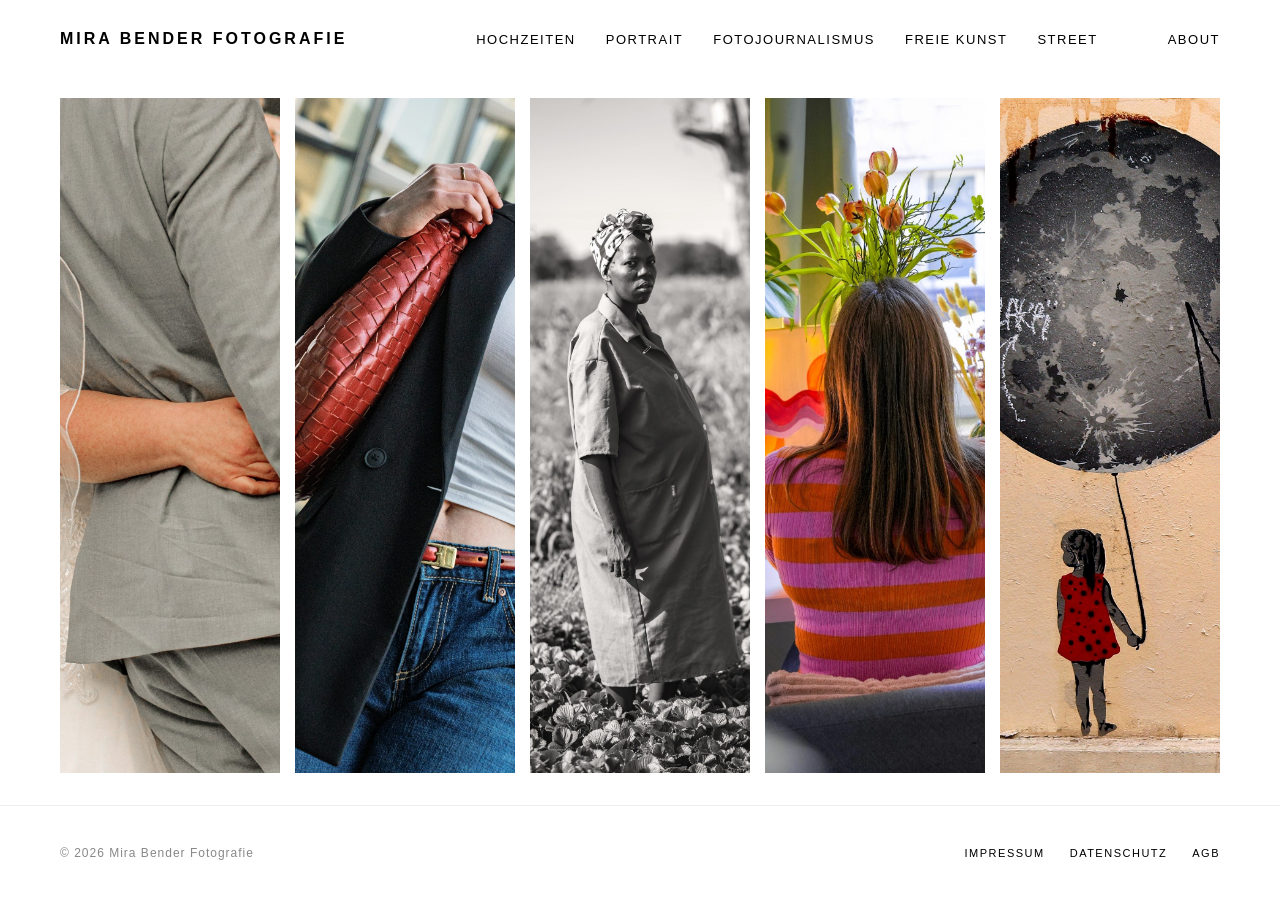
<file: index.html>
<!DOCTYPE html>
<html lang="de">
<head>
  <meta charset="UTF-8">
  <meta name="viewport" content="width=device-width, initial-scale=1.0">
  <link rel="icon" type="image/svg+xml" href="favicon.svg">
  <link rel="icon" type="image/png" sizes="32x32" href="favicon-32.png">
  <link rel="apple-touch-icon" href="apple-touch-icon.png">
  <title>Mira Bender Fotografie</title>
  <link rel="stylesheet" href="css/styles.css?v=7">
</head>
<body>

  <header class="site-header">
    <div class="logo">
      <a href="index.html">Mira Bender Fotografie</a>
    </div>
    <button class="nav-toggle" id="navToggle" aria-label="Menü öffnen" aria-expanded="false" aria-controls="mainNav">
      <span></span><span></span><span></span>
    </button>
    <nav class="main-nav" id="mainNav">
      <ul>
        <li><a href="galerie.html?cat=3">Hochzeiten</a></li>
        <li><a href="galerie.html?cat=2">Portrait</a></li>
        <li><a href="galerie.html?cat=1">Fotojournalismus</a></li>
        <li><a href="galerie.html?cat=4">Freie Kunst</a></li>
        <li><a href="galerie.html?cat=5">Street</a></li>
        <li class="nav-item-spacer"><a href="about.html">About</a></li>
      </ul>
    </nav>
  </header>

  <main class="home-main">
    <div class="category-grid">
      
      <a href="galerie.html?cat=3" class="category-card">
        <div class="category-image">
          <img class="fade-img" src="images/3 Hochzeiten.jpg" alt="Hochzeiten">
        </div>
        <div class="category-overlay">
          <span>Hochzeiten</span>
        </div>
      </a>

      <a href="galerie.html?cat=2" class="category-card">
        <div class="category-image">
          <img class="fade-img" src="images/2 Portraitfotografie.jpg" alt="Portrait" loading="lazy">
        </div>
        <div class="category-overlay">
          <span>Portrait</span>
        </div>
      </a>

      <a href="galerie.html?cat=1" class="category-card">
        <div class="category-image">
          <img class="fade-img" src="images/1 Fotojournalismus Kolonialismus.jpg" alt="Fotojournalismus" loading="lazy">
        </div>
        <div class="category-overlay">
          <span>Fotojournalismus</span>
        </div>
      </a>

      <a href="galerie.html?cat=4" class="category-card">
        <div class="category-image">
          <img class="fade-img" src="images/4 Freie Kunst.jpg" alt="Freie Kunst" loading="lazy">
        </div>
        <div class="category-overlay">
          <span>Freie Kunst</span>
        </div>
      </a>

      <a href="galerie.html?cat=5" class="category-card">
        <div class="category-image">
          <img class="fade-img" src="images/5 Rubrik Street.jpg" alt="Street" loading="lazy">
        </div>
        <div class="category-overlay">
          <span>Street</span>
        </div>
      </a>
      
    </div>
  </main>

  <footer class="site-footer">
    <div class="footer-content">
      <p>&copy; 2026 Mira Bender Fotografie</p>
      <nav class="footer-nav">
        <a href="impressum.html">Impressum</a>
        <a href="datenschutz.html">Datenschutz</a>
        <a href="agb.html">AGB</a>
      </nav>
    </div>
  </footer>

  <script src="js/main.js?v=4"></script>
</body>
</html>
</file>
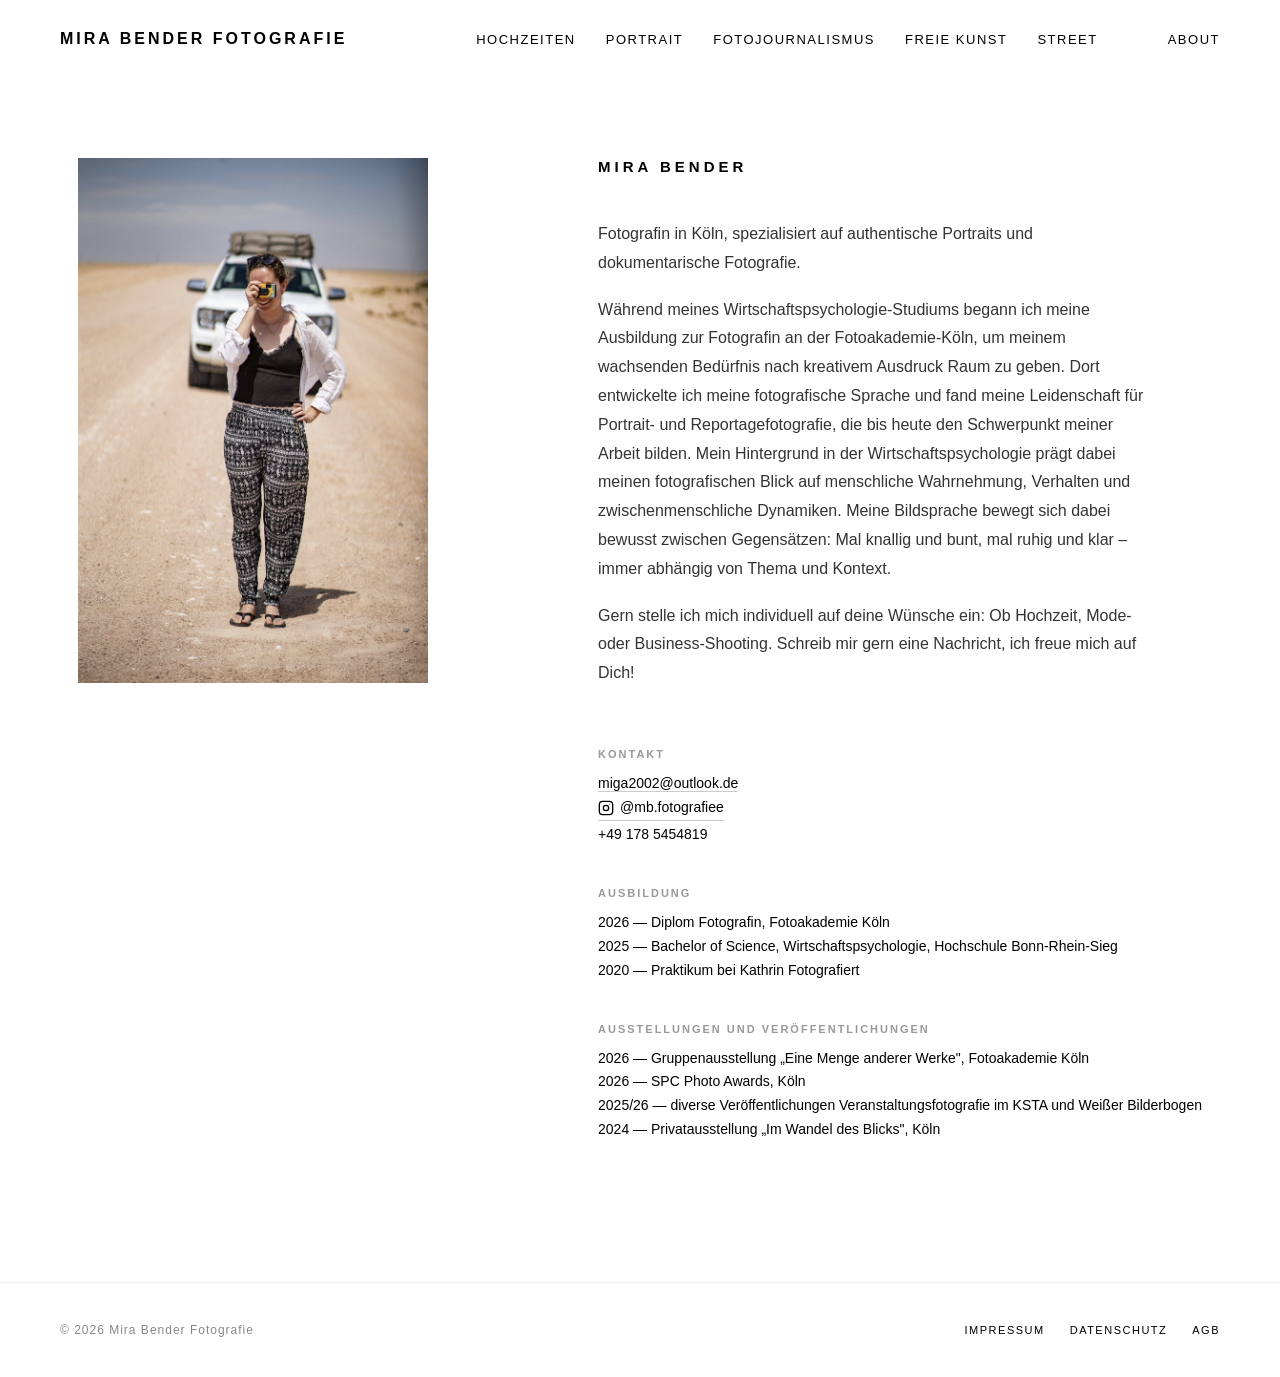
<file: about.html>
<!DOCTYPE html>
<html lang="de">
<head>
  <meta charset="UTF-8">
  <meta name="viewport" content="width=device-width, initial-scale=1.0">
  <link rel="icon" type="image/svg+xml" href="favicon.svg">
  <link rel="icon" type="image/png" sizes="32x32" href="favicon-32.png">
  <link rel="apple-touch-icon" href="apple-touch-icon.png">
  <title>About – Mira Bender Fotografie</title>
  <link rel="stylesheet" href="css/styles.css?v=7">
  <link rel="stylesheet" href="css/about.css?v=4">
</head>
<body>

  <header class="site-header">
    <div class="logo">
      <a href="index.html">Mira Bender Fotografie</a>
    </div>
    <button class="nav-toggle" id="navToggle" aria-label="Menü öffnen" aria-expanded="false" aria-controls="mainNav">
      <span></span><span></span><span></span>
    </button>
<nav class="main-nav" id="mainNav">
  <ul>
    <li><a href="galerie.html?cat=3">Hochzeiten</a></li>
    <li><a href="galerie.html?cat=2">Portrait</a></li>
    <li><a href="galerie.html?cat=1">Fotojournalismus</a></li>
    <li><a href="galerie.html?cat=4">Freie Kunst</a></li>
    <li><a href="galerie.html?cat=5">Street</a></li>
    <li class="nav-item-spacer"><a href="about.html">About</a></li>
  </ul>
</nav>
  </header>

  <main class="about-section-main">
    <div class="about-grid">
      
      <div class="about-image">
        <img class="fade-img" src="images/portrait.jpg" alt="Mira Bender Portrait">
      </div>

      <div class="about-content">
        <h1>MIRA BENDER</h1>
        
        <div class="about-intro">
          <p>Fotografin in Köln, spezialisiert auf authentische Portraits und dokumentarische Fotografie.</p>
          <p>Während meines Wirtschaftspsychologie-Studiums begann ich meine Ausbildung zur Fotografin an
          der Fotoakademie-Köln, um meinem wachsenden Bedürfnis nach kreativem Ausdruck Raum zu geben.
          Dort entwickelte ich meine fotografische Sprache und fand meine Leidenschaft für Portrait- und
          Reportagefotografie, die bis heute den Schwerpunkt meiner Arbeit bilden. Mein Hintergrund in
          der Wirtschaftspsychologie prägt dabei meinen fotografischen Blick auf menschliche Wahrnehmung,
          Verhalten und zwischenmenschliche Dynamiken. Meine Bildsprache bewegt sich dabei bewusst
          zwischen Gegensätzen: Mal knallig und bunt, mal ruhig und klar – immer abhängig von Thema und
          Kontext.</p>
          <p>Gern stelle ich mich individuell auf deine Wünsche ein: Ob Hochzeit, Mode- oder
          Business-Shooting. Schreib mir gern eine Nachricht, ich freue mich auf Dich!</p>
        </div>

        <div class="info-block">
          <h2>KONTAKT</h2>
          <p>
            <a href="mailto:miga2002@outlook.de">miga2002@outlook.de</a><br>
            <a href="https://www.instagram.com/mb.fotografiee/" target="_blank" rel="noopener" class="instagram-link">
              <svg viewBox="0 0 24 24" width="16" height="16" fill="none" stroke="currentColor" stroke-width="2" stroke-linecap="round" stroke-linejoin="round" aria-hidden="true">
                <rect x="2" y="2" width="20" height="20" rx="5"/>
                <circle cx="12" cy="12" r="4"/>
                <circle cx="17.5" cy="6.5" r="0.75" fill="currentColor" stroke="none"/>
              </svg>
              @mb.fotografiee
            </a><br>
            +49 178 5454819
          </p>
        </div>

        <div class="info-block">
          <h2>AUSBILDUNG</h2>
          <p>
            2026 — Diplom Fotografin, Fotoakademie Köln<br>
            2025 — Bachelor of Science, Wirtschaftspsychologie, Hochschule Bonn-Rhein-Sieg<br>
            2020 — Praktikum bei Kathrin Fotografiert
          </p>
        </div>

        <div class="info-block">
          <h2>AUSSTELLUNGEN UND VERÖFFENTLICHUNGEN</h2>
          <p>
            2026 — Gruppenausstellung „Eine Menge anderer Werke", Fotoakademie Köln<br>
            2026 — SPC Photo Awards, Köln<br>
            2025/26 — diverse Veröffentlichungen Veranstaltungsfotografie im KSTA und Weißer Bilderbogen<br>
            2024 — Privatausstellung „Im Wandel des Blicks", Köln
          </p>
        </div>

      </div>
    </div>
  </main>

  <footer class="site-footer">
  <div class="footer-content">
    <p>&copy; 2026 Mira Bender Fotografie</p>
    <nav class="footer-nav">
      <a href="impressum.html">Impressum</a>
      <a href="datenschutz.html">Datenschutz</a>
      <a href="agb.html">AGB</a>
    </nav>
  </div>
</footer>

  <script src="js/main.js?v=4"></script>
</body>
</html>
</file>
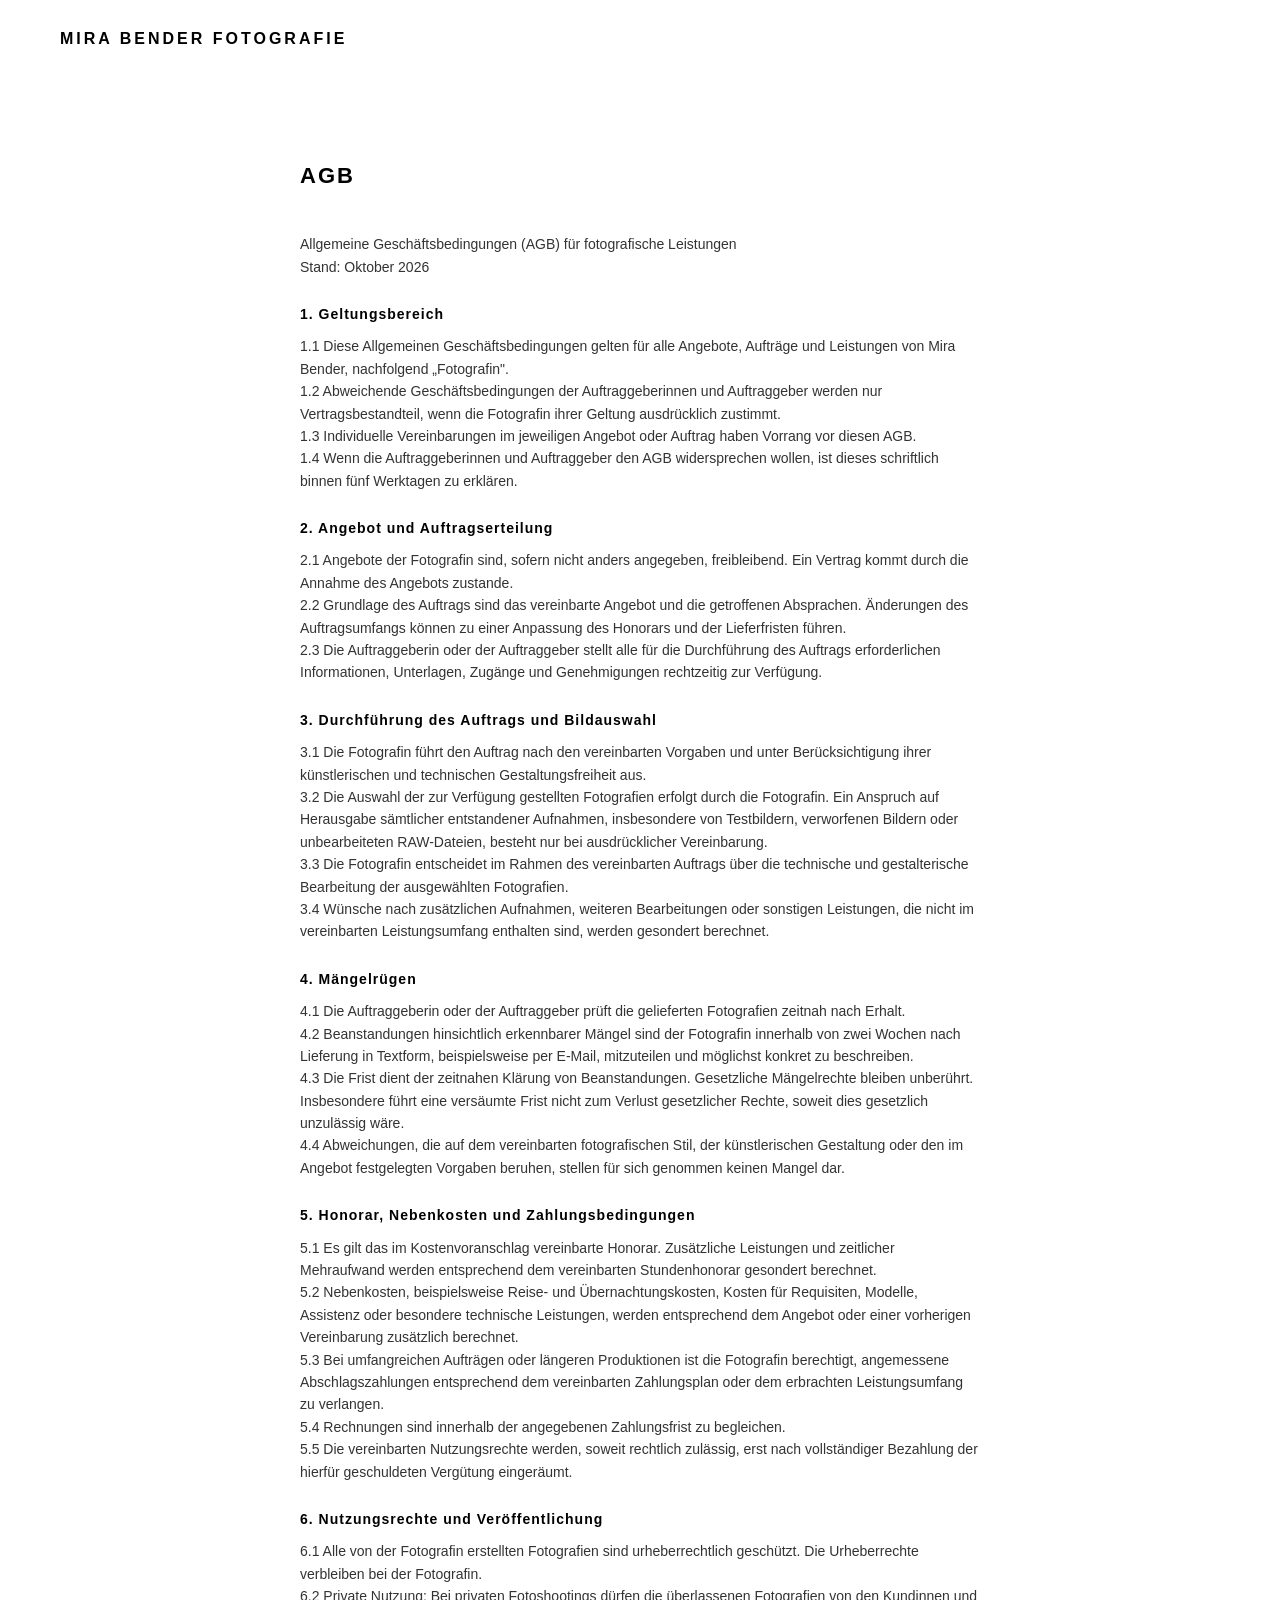
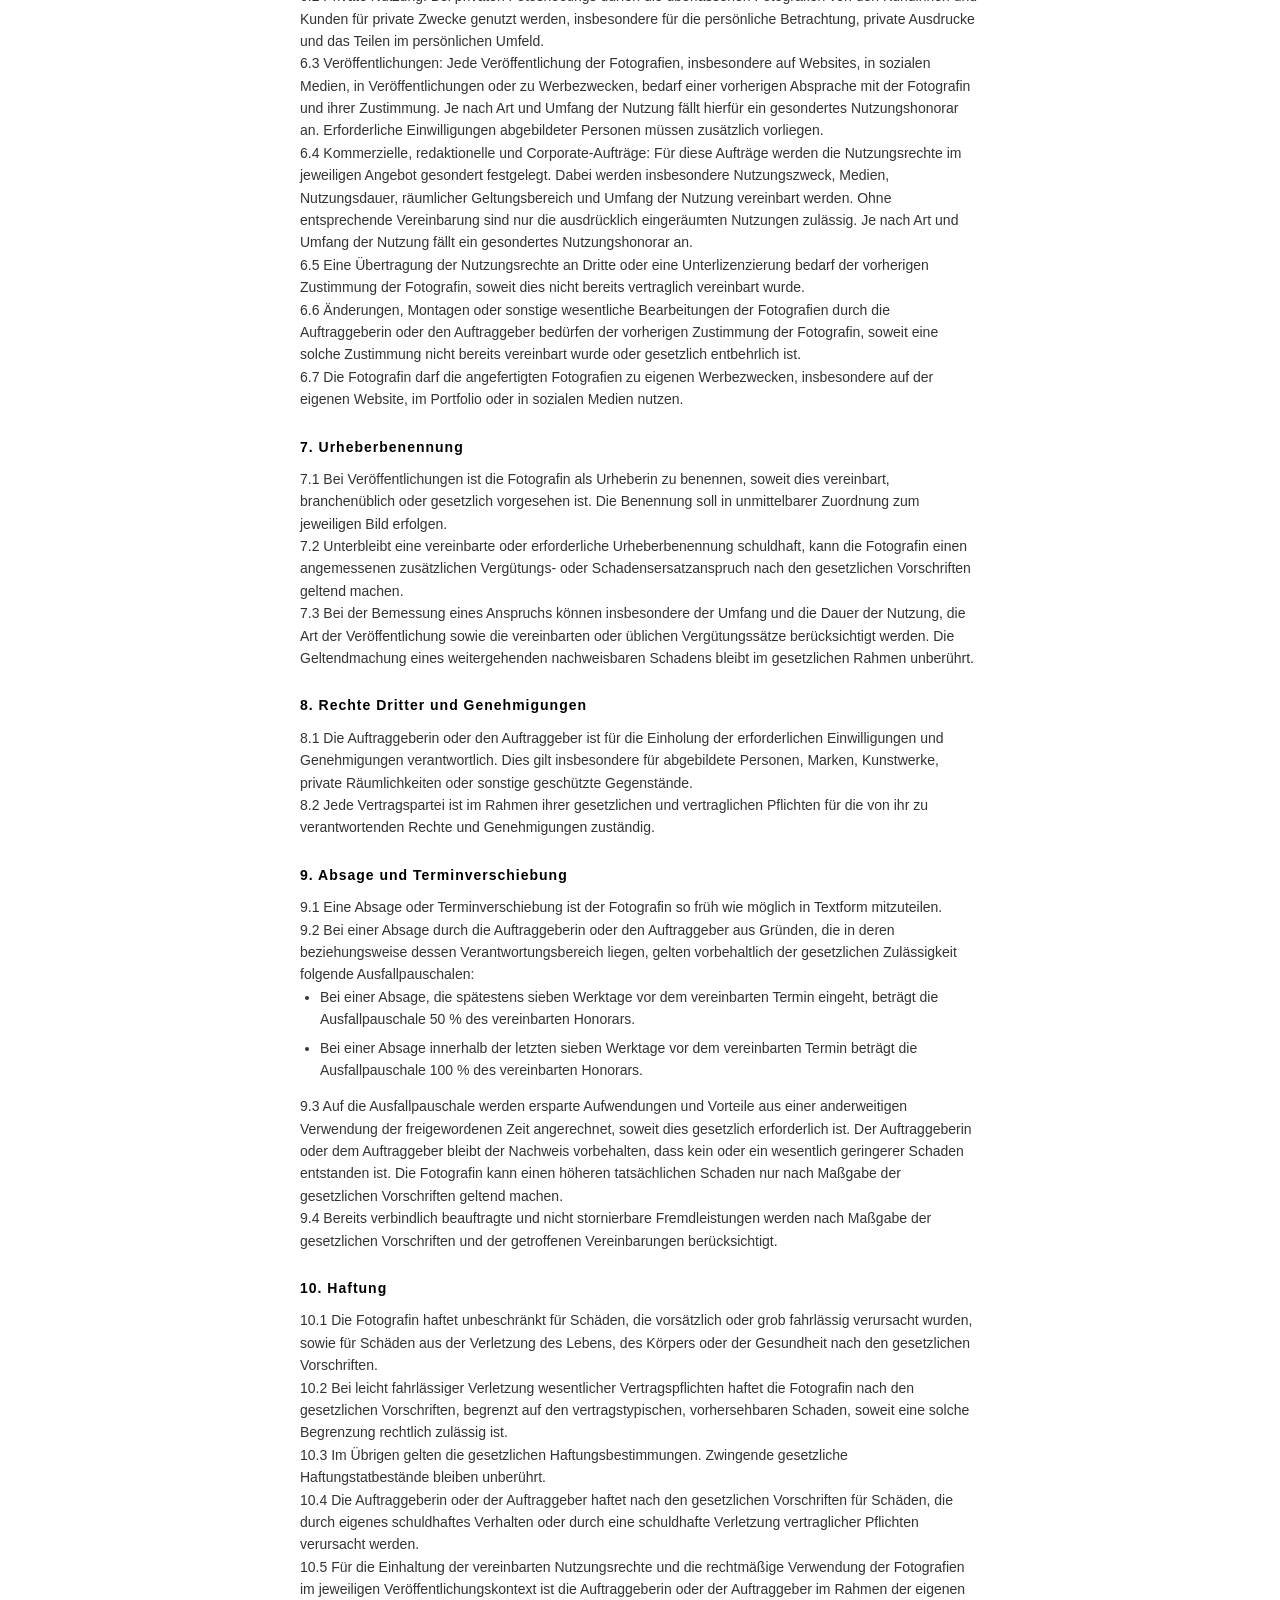
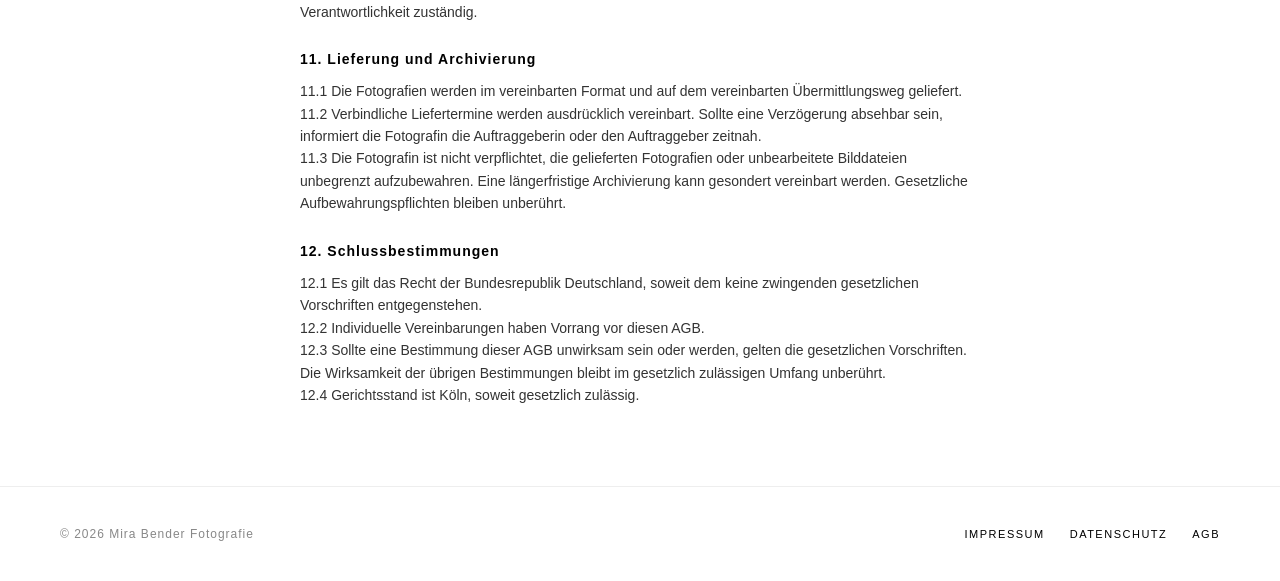
<file: agb.html>
<!DOCTYPE html>
<html lang="de">
<head>
  <meta charset="UTF-8">
  <meta name="viewport" content="width=device-width, initial-scale=1.0">
  <link rel="icon" type="image/svg+xml" href="favicon.svg">
  <link rel="icon" type="image/png" sizes="32x32" href="favicon-32.png">
  <link rel="apple-touch-icon" href="apple-touch-icon.png">
  <title>AGB – Mira Bender Fotografie</title>
  <link rel="stylesheet" href="css/styles.css?v=7">
  <style>
    .legal-content { padding: 80px 60px; max-width: 800px; margin: 0 auto; line-height: 1.6; }
    h1 { letter-spacing: 2px; margin-bottom: 40px; font-size: 22px; }
    h2 { font-size: 14px; margin: 25px 0 10px; letter-spacing: 1px; }
    p { font-size: 14px; color: #333; }
    ul { margin: 0 0 14px 20px; padding: 0; }
    li { font-size: 14px; color: #333; margin-bottom: 6px; }
    .legal-content a { color: #000; }
  </style>
</head>
<body>

  <header class="site-header">
    <div class="logo"><a href="index.html">Mira Bender Fotografie</a></div>
  </header>

  <main class="legal-content">
    <h1>AGB</h1>

    <p>Allgemeine Geschäftsbedingungen (AGB) für fotografische Leistungen<br>
    Stand: Oktober 2026</p>

    <h2>1. Geltungsbereich</h2>
    <p>1.1 Diese Allgemeinen Geschäftsbedingungen gelten für alle Angebote, Aufträge und Leistungen von Mira Bender, nachfolgend „Fotografin".</p>
    <p>1.2 Abweichende Geschäftsbedingungen der Auftraggeberinnen und Auftraggeber werden nur Vertragsbestandteil, wenn die Fotografin ihrer Geltung ausdrücklich zustimmt.</p>
    <p>1.3 Individuelle Vereinbarungen im jeweiligen Angebot oder Auftrag haben Vorrang vor diesen AGB.</p>
    <p>1.4 Wenn die Auftraggeberinnen und Auftraggeber den AGB widersprechen wollen, ist dieses schriftlich binnen fünf Werktagen zu erklären.</p>

    <h2>2. Angebot und Auftragserteilung</h2>
    <p>2.1 Angebote der Fotografin sind, sofern nicht anders angegeben, freibleibend. Ein Vertrag kommt durch die Annahme des Angebots zustande.</p>
    <p>2.2 Grundlage des Auftrags sind das vereinbarte Angebot und die getroffenen Absprachen. Änderungen des Auftragsumfangs können zu einer Anpassung des Honorars und der Lieferfristen führen.</p>
    <p>2.3 Die Auftraggeberin oder der Auftraggeber stellt alle für die Durchführung des Auftrags erforderlichen Informationen, Unterlagen, Zugänge und Genehmigungen rechtzeitig zur Verfügung.</p>

    <h2>3. Durchführung des Auftrags und Bildauswahl</h2>
    <p>3.1 Die Fotografin führt den Auftrag nach den vereinbarten Vorgaben und unter Berücksichtigung ihrer künstlerischen und technischen Gestaltungsfreiheit aus.</p>
    <p>3.2 Die Auswahl der zur Verfügung gestellten Fotografien erfolgt durch die Fotografin. Ein Anspruch auf Herausgabe sämtlicher entstandener Aufnahmen, insbesondere von Testbildern, verworfenen Bildern oder unbearbeiteten RAW-Dateien, besteht nur bei ausdrücklicher Vereinbarung.</p>
    <p>3.3 Die Fotografin entscheidet im Rahmen des vereinbarten Auftrags über die technische und gestalterische Bearbeitung der ausgewählten Fotografien.</p>
    <p>3.4 Wünsche nach zusätzlichen Aufnahmen, weiteren Bearbeitungen oder sonstigen Leistungen, die nicht im vereinbarten Leistungsumfang enthalten sind, werden gesondert berechnet.</p>

    <h2>4. Mängelrügen</h2>
    <p>4.1 Die Auftraggeberin oder der Auftraggeber prüft die gelieferten Fotografien zeitnah nach Erhalt.</p>
    <p>4.2 Beanstandungen hinsichtlich erkennbarer Mängel sind der Fotografin innerhalb von zwei Wochen nach Lieferung in Textform, beispielsweise per E-Mail, mitzuteilen und möglichst konkret zu beschreiben.</p>
    <p>4.3 Die Frist dient der zeitnahen Klärung von Beanstandungen. Gesetzliche Mängelrechte bleiben unberührt. Insbesondere führt eine versäumte Frist nicht zum Verlust gesetzlicher Rechte, soweit dies gesetzlich unzulässig wäre.</p>
    <p>4.4 Abweichungen, die auf dem vereinbarten fotografischen Stil, der künstlerischen Gestaltung oder den im Angebot festgelegten Vorgaben beruhen, stellen für sich genommen keinen Mangel dar.</p>

    <h2>5. Honorar, Nebenkosten und Zahlungsbedingungen</h2>
    <p>5.1 Es gilt das im Kostenvoranschlag vereinbarte Honorar. Zusätzliche Leistungen und zeitlicher Mehraufwand werden entsprechend dem vereinbarten Stundenhonorar gesondert berechnet.</p>
    <p>5.2 Nebenkosten, beispielsweise Reise- und Übernachtungskosten, Kosten für Requisiten, Modelle, Assistenz oder besondere technische Leistungen, werden entsprechend dem Angebot oder einer vorherigen Vereinbarung zusätzlich berechnet.</p>
    <p>5.3 Bei umfangreichen Aufträgen oder längeren Produktionen ist die Fotografin berechtigt, angemessene Abschlagszahlungen entsprechend dem vereinbarten Zahlungsplan oder dem erbrachten Leistungsumfang zu verlangen.</p>
    <p>5.4 Rechnungen sind innerhalb der angegebenen Zahlungsfrist zu begleichen.</p>
    <p>5.5 Die vereinbarten Nutzungsrechte werden, soweit rechtlich zulässig, erst nach vollständiger Bezahlung der hierfür geschuldeten Vergütung eingeräumt.</p>

    <h2>6. Nutzungsrechte und Veröffentlichung</h2>
    <p>6.1 Alle von der Fotografin erstellten Fotografien sind urheberrechtlich geschützt. Die Urheberrechte verbleiben bei der Fotografin.</p>
    <p>6.2 Private Nutzung: Bei privaten Fotoshootings dürfen die überlassenen Fotografien von den Kundinnen und Kunden für private Zwecke genutzt werden, insbesondere für die persönliche Betrachtung, private Ausdrucke und das Teilen im persönlichen Umfeld.</p>
    <p>6.3 Veröffentlichungen: Jede Veröffentlichung der Fotografien, insbesondere auf Websites, in sozialen Medien, in Veröffentlichungen oder zu Werbezwecken, bedarf einer vorherigen Absprache mit der Fotografin und ihrer Zustimmung. Je nach Art und Umfang der Nutzung fällt hierfür ein gesondertes Nutzungshonorar an. Erforderliche Einwilligungen abgebildeter Personen müssen zusätzlich vorliegen.</p>
    <p>6.4 Kommerzielle, redaktionelle und Corporate-Aufträge: Für diese Aufträge werden die Nutzungsrechte im jeweiligen Angebot gesondert festgelegt. Dabei werden insbesondere Nutzungszweck, Medien, Nutzungsdauer, räumlicher Geltungsbereich und Umfang der Nutzung vereinbart werden. Ohne entsprechende Vereinbarung sind nur die ausdrücklich eingeräumten Nutzungen zulässig. Je nach Art und Umfang der Nutzung fällt ein gesondertes Nutzungshonorar an.</p>
    <p>6.5 Eine Übertragung der Nutzungsrechte an Dritte oder eine Unterlizenzierung bedarf der vorherigen Zustimmung der Fotografin, soweit dies nicht bereits vertraglich vereinbart wurde.</p>
    <p>6.6 Änderungen, Montagen oder sonstige wesentliche Bearbeitungen der Fotografien durch die Auftraggeberin oder den Auftraggeber bedürfen der vorherigen Zustimmung der Fotografin, soweit eine solche Zustimmung nicht bereits vereinbart wurde oder gesetzlich entbehrlich ist.</p>
    <p>6.7 Die Fotografin darf die angefertigten Fotografien zu eigenen Werbezwecken, insbesondere auf der eigenen Website, im Portfolio oder in sozialen Medien nutzen.</p>

    <h2>7. Urheberbenennung</h2>
    <p>7.1 Bei Veröffentlichungen ist die Fotografin als Urheberin zu benennen, soweit dies vereinbart, branchenüblich oder gesetzlich vorgesehen ist. Die Benennung soll in unmittelbarer Zuordnung zum jeweiligen Bild erfolgen.</p>
    <p>7.2 Unterbleibt eine vereinbarte oder erforderliche Urheberbenennung schuldhaft, kann die Fotografin einen angemessenen zusätzlichen Vergütungs- oder Schadensersatzanspruch nach den gesetzlichen Vorschriften geltend machen.</p>
    <p>7.3 Bei der Bemessung eines Anspruchs können insbesondere der Umfang und die Dauer der Nutzung, die Art der Veröffentlichung sowie die vereinbarten oder üblichen Vergütungssätze berücksichtigt werden. Die Geltendmachung eines weitergehenden nachweisbaren Schadens bleibt im gesetzlichen Rahmen unberührt.</p>

    <h2>8. Rechte Dritter und Genehmigungen</h2>
    <p>8.1 Die Auftraggeberin oder den Auftraggeber ist für die Einholung der erforderlichen Einwilligungen und Genehmigungen verantwortlich. Dies gilt insbesondere für abgebildete Personen, Marken, Kunstwerke, private Räumlichkeiten oder sonstige geschützte Gegenstände.</p>
    <p>8.2 Jede Vertragspartei ist im Rahmen ihrer gesetzlichen und vertraglichen Pflichten für die von ihr zu verantwortenden Rechte und Genehmigungen zuständig.</p>

    <h2>9. Absage und Terminverschiebung</h2>
    <p>9.1 Eine Absage oder Terminverschiebung ist der Fotografin so früh wie möglich in Textform mitzuteilen.</p>
    <p>9.2 Bei einer Absage durch die Auftraggeberin oder den Auftraggeber aus Gründen, die in deren beziehungsweise dessen Verantwortungsbereich liegen, gelten vorbehaltlich der gesetzlichen Zulässigkeit folgende Ausfallpauschalen:</p>
    <ul>
      <li>Bei einer Absage, die spätestens sieben Werktage vor dem vereinbarten Termin eingeht, beträgt die Ausfallpauschale 50 % des vereinbarten Honorars.</li>
      <li>Bei einer Absage innerhalb der letzten sieben Werktage vor dem vereinbarten Termin beträgt die Ausfallpauschale 100 % des vereinbarten Honorars.</li>
    </ul>
    <p>9.3 Auf die Ausfallpauschale werden ersparte Aufwendungen und Vorteile aus einer anderweitigen Verwendung der freigewordenen Zeit angerechnet, soweit dies gesetzlich erforderlich ist. Der Auftraggeberin oder dem Auftraggeber bleibt der Nachweis vorbehalten, dass kein oder ein wesentlich geringerer Schaden entstanden ist. Die Fotografin kann einen höheren tatsächlichen Schaden nur nach Maßgabe der gesetzlichen Vorschriften geltend machen.</p>
    <p>9.4 Bereits verbindlich beauftragte und nicht stornierbare Fremdleistungen werden nach Maßgabe der gesetzlichen Vorschriften und der getroffenen Vereinbarungen berücksichtigt.</p>

    <h2>10. Haftung</h2>
    <p>10.1 Die Fotografin haftet unbeschränkt für Schäden, die vorsätzlich oder grob fahrlässig verursacht wurden, sowie für Schäden aus der Verletzung des Lebens, des Körpers oder der Gesundheit nach den gesetzlichen Vorschriften.</p>
    <p>10.2 Bei leicht fahrlässiger Verletzung wesentlicher Vertragspflichten haftet die Fotografin nach den gesetzlichen Vorschriften, begrenzt auf den vertragstypischen, vorhersehbaren Schaden, soweit eine solche Begrenzung rechtlich zulässig ist.</p>
    <p>10.3 Im Übrigen gelten die gesetzlichen Haftungsbestimmungen. Zwingende gesetzliche Haftungstatbestände bleiben unberührt.</p>
    <p>10.4 Die Auftraggeberin oder der Auftraggeber haftet nach den gesetzlichen Vorschriften für Schäden, die durch eigenes schuldhaftes Verhalten oder durch eine schuldhafte Verletzung vertraglicher Pflichten verursacht werden.</p>
    <p>10.5 Für die Einhaltung der vereinbarten Nutzungsrechte und die rechtmäßige Verwendung der Fotografien im jeweiligen Veröffentlichungskontext ist die Auftraggeberin oder der Auftraggeber im Rahmen der eigenen Verantwortlichkeit zuständig.</p>

    <h2>11. Lieferung und Archivierung</h2>
    <p>11.1 Die Fotografien werden im vereinbarten Format und auf dem vereinbarten Übermittlungsweg geliefert.</p>
    <p>11.2 Verbindliche Liefertermine werden ausdrücklich vereinbart. Sollte eine Verzögerung absehbar sein, informiert die Fotografin die Auftraggeberin oder den Auftraggeber zeitnah.</p>
    <p>11.3 Die Fotografin ist nicht verpflichtet, die gelieferten Fotografien oder unbearbeitete Bilddateien unbegrenzt aufzubewahren. Eine längerfristige Archivierung kann gesondert vereinbart werden. Gesetzliche Aufbewahrungspflichten bleiben unberührt.</p>

    <h2>12. Schlussbestimmungen</h2>
    <p>12.1 Es gilt das Recht der Bundesrepublik Deutschland, soweit dem keine zwingenden gesetzlichen Vorschriften entgegenstehen.</p>
    <p>12.2 Individuelle Vereinbarungen haben Vorrang vor diesen AGB.</p>
    <p>12.3 Sollte eine Bestimmung dieser AGB unwirksam sein oder werden, gelten die gesetzlichen Vorschriften. Die Wirksamkeit der übrigen Bestimmungen bleibt im gesetzlich zulässigen Umfang unberührt.</p>
    <p>12.4 Gerichtsstand ist Köln, soweit gesetzlich zulässig.</p>
  </main>

  <footer class="site-footer">
    <div class="footer-content">
      <p>&copy; 2026 Mira Bender Fotografie</p>
      <nav class="footer-nav">
        <a href="impressum.html">Impressum</a>
        <a href="datenschutz.html">Datenschutz</a>
        <a href="agb.html">AGB</a>
      </nav>
    </div>
  </footer>

</body>
</html>
</file>
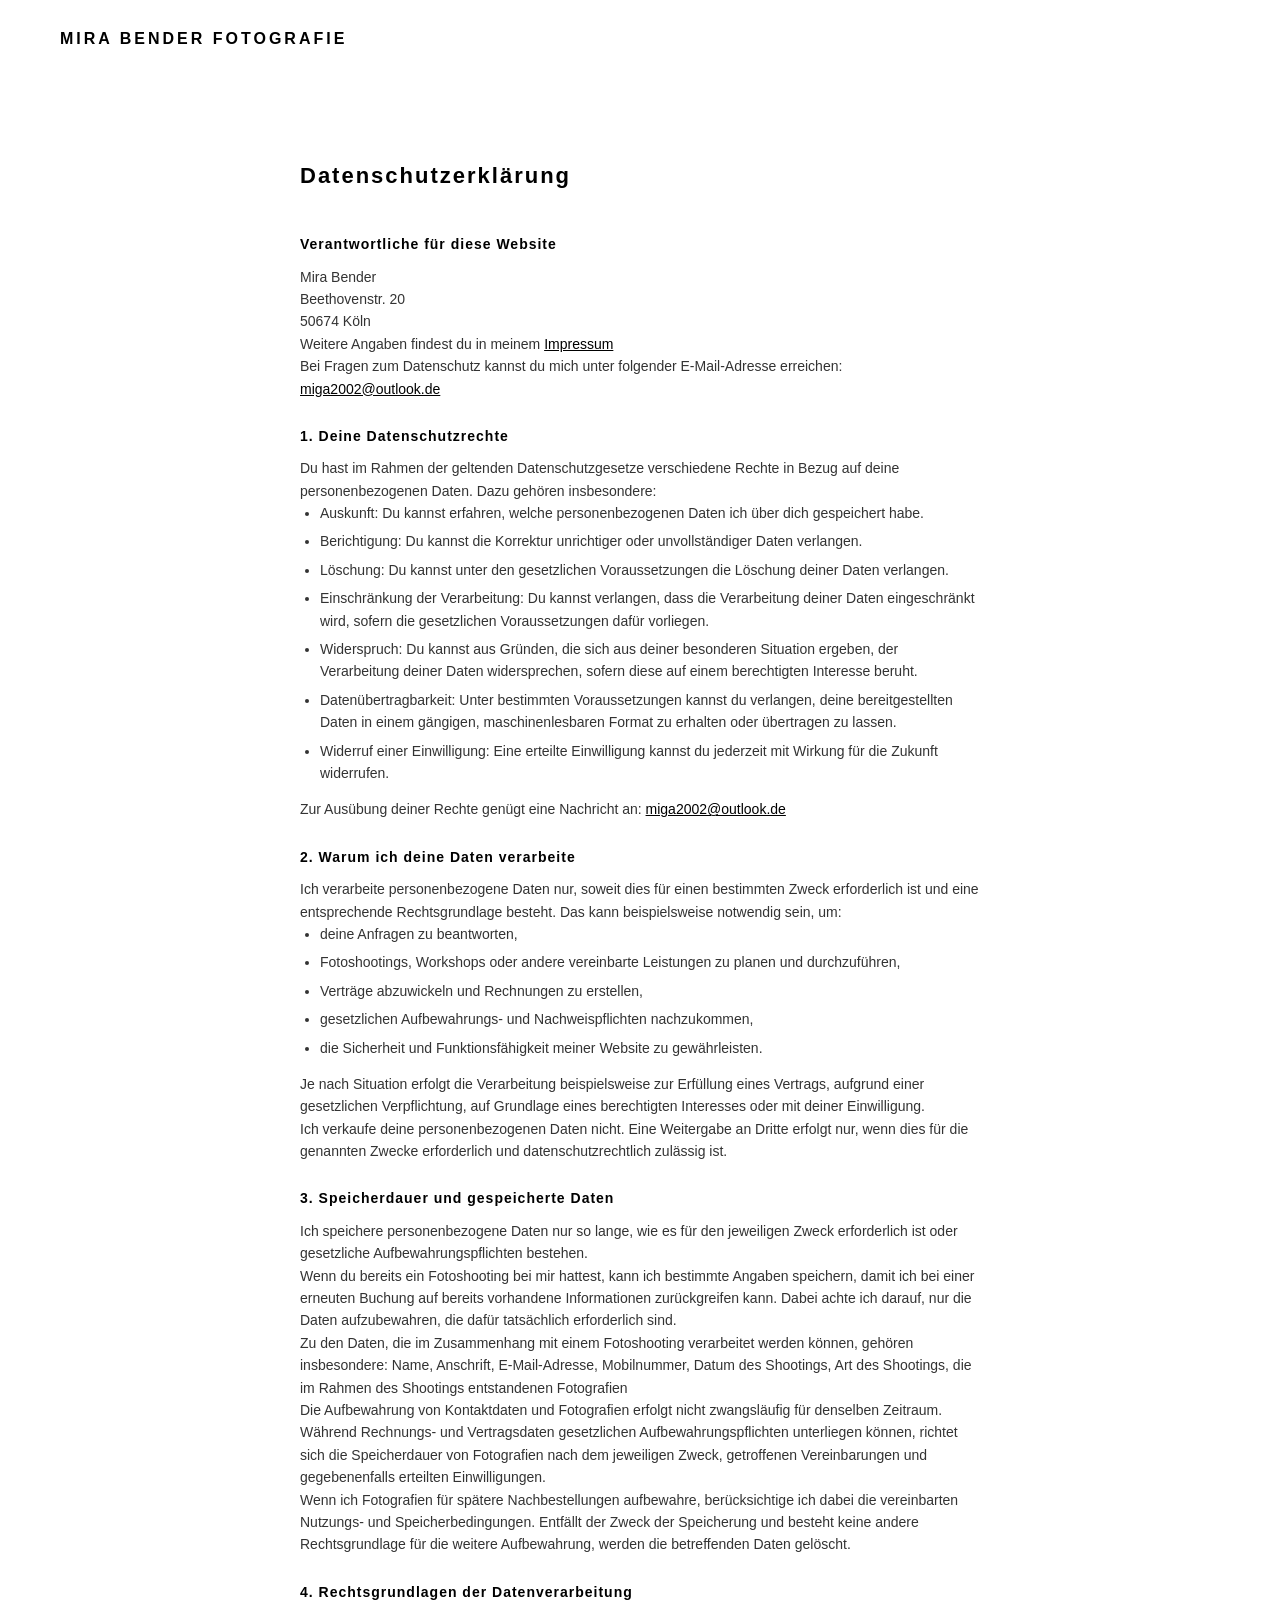
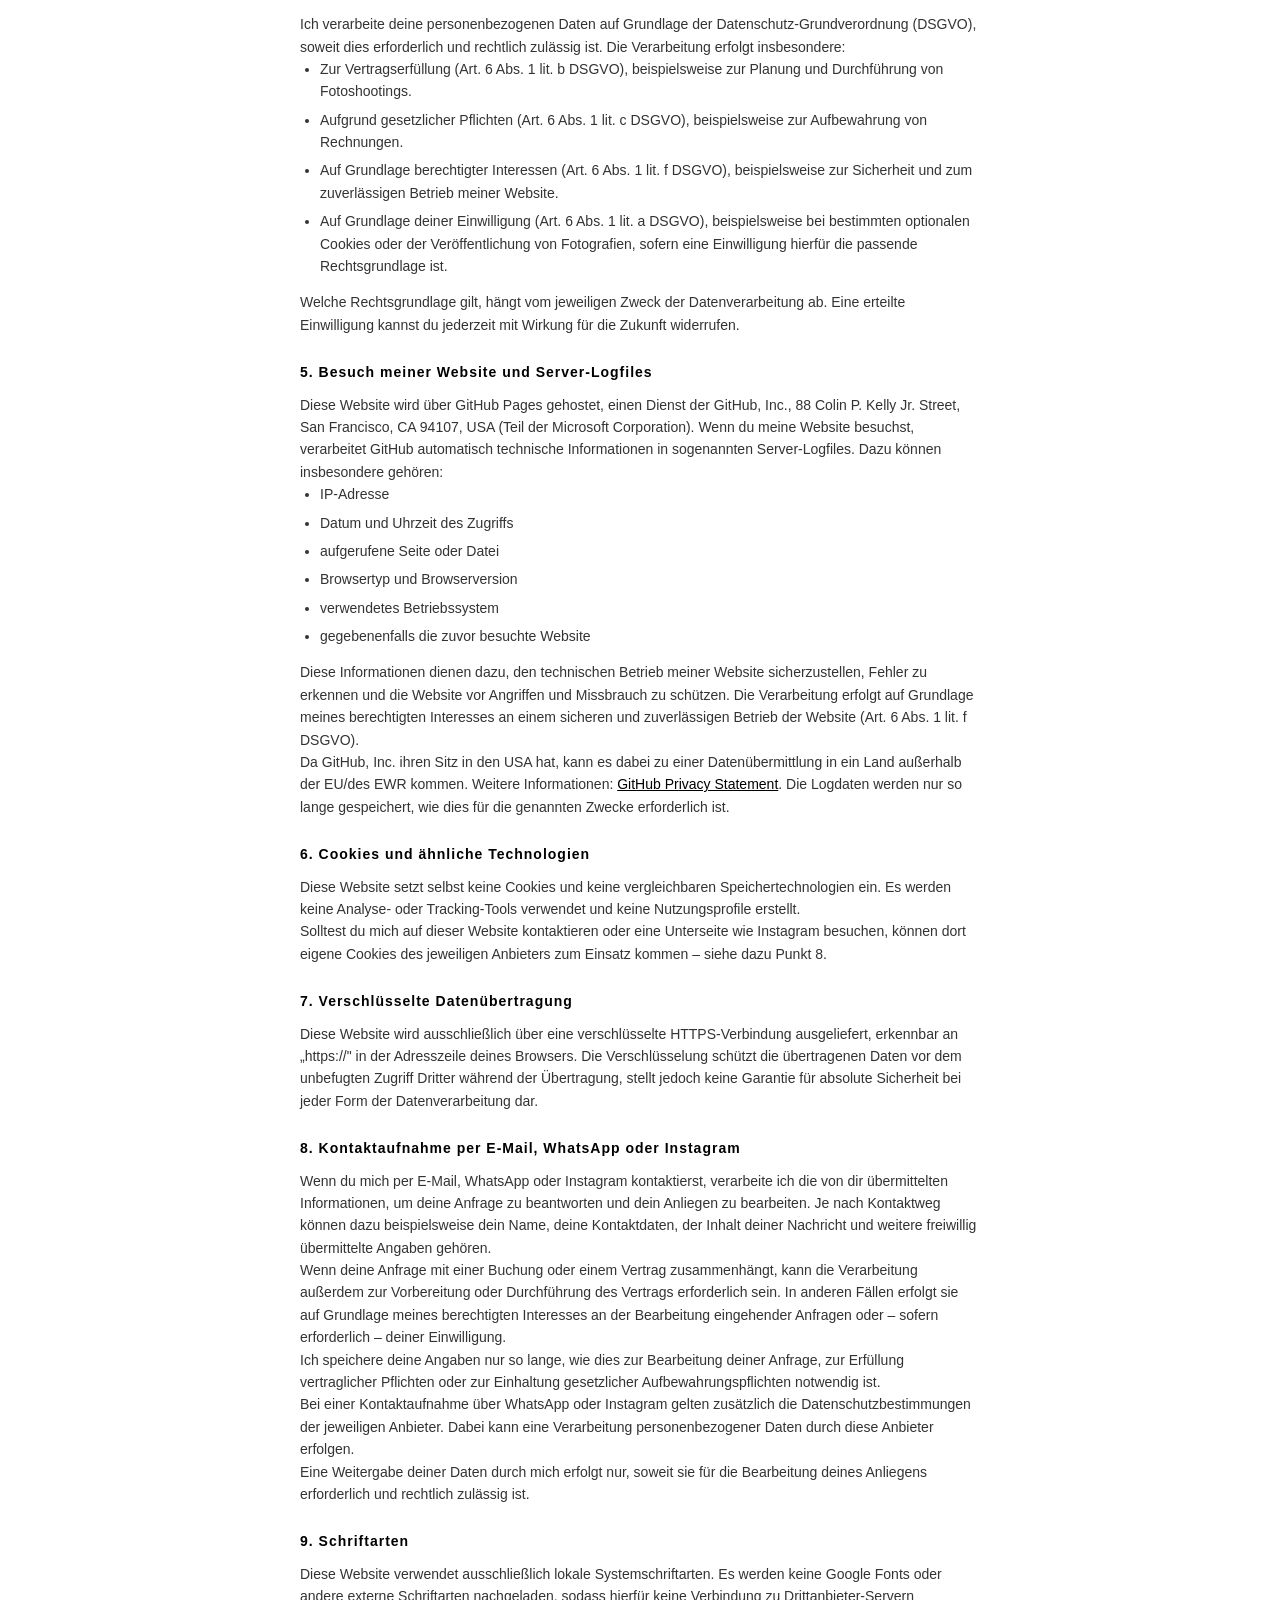
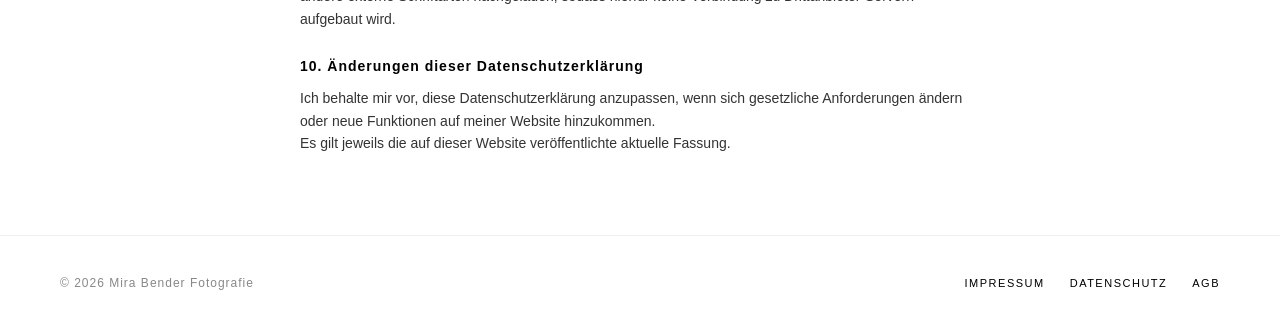
<file: datenschutz.html>
<!DOCTYPE html>
<html lang="de">
<head>
  <meta charset="UTF-8">
  <meta name="viewport" content="width=device-width, initial-scale=1.0">
  <link rel="icon" type="image/svg+xml" href="favicon.svg">
  <link rel="icon" type="image/png" sizes="32x32" href="favicon-32.png">
  <link rel="apple-touch-icon" href="apple-touch-icon.png">
  <title>Datenschutz – Mira Bender Fotografie</title>
  <link rel="stylesheet" href="css/styles.css?v=7">
  <style>
    .legal-content { padding: 80px 60px; max-width: 800px; margin: 0 auto; line-height: 1.6; }
    h1 { letter-spacing: 2px; margin-bottom: 40px; font-size: 22px; }
    h2 { font-size: 14px; margin: 25px 0 10px; letter-spacing: 1px; }
    p { font-size: 14px; color: #333; }
    ul { margin: 0 0 14px 20px; padding: 0; }
    li { font-size: 14px; color: #333; margin-bottom: 6px; }
    .legal-content a { color: #000; }
  </style>
</head>
<body>

  <header class="site-header">
    <div class="logo"><a href="index.html">Mira Bender Fotografie</a></div>
  </header>

  <main class="legal-content">
    <h1>Datenschutzerklärung</h1>

    <h2>Verantwortliche für diese Website</h2>
    <p>Mira Bender<br>
    Beethovenstr. 20<br>
    50674 Köln</p>
    <p>Weitere Angaben findest du in meinem <a href="impressum.html">Impressum</a></p>
    <p>Bei Fragen zum Datenschutz kannst du mich unter folgender E-Mail-Adresse erreichen: <a href="mailto:miga2002@outlook.de">miga2002@outlook.de</a></p>

    <h2>1. Deine Datenschutzrechte</h2>
    <p>Du hast im Rahmen der geltenden Datenschutzgesetze verschiedene Rechte in Bezug auf deine personenbezogenen Daten. Dazu gehören insbesondere:</p>
    <ul>
      <li>Auskunft: Du kannst erfahren, welche personenbezogenen Daten ich über dich gespeichert habe.</li>
      <li>Berichtigung: Du kannst die Korrektur unrichtiger oder unvollständiger Daten verlangen.</li>
      <li>Löschung: Du kannst unter den gesetzlichen Voraussetzungen die Löschung deiner Daten verlangen.</li>
      <li>Einschränkung der Verarbeitung: Du kannst verlangen, dass die Verarbeitung deiner Daten eingeschränkt wird, sofern die gesetzlichen Voraussetzungen dafür vorliegen.</li>
      <li>Widerspruch: Du kannst aus Gründen, die sich aus deiner besonderen Situation ergeben, der Verarbeitung deiner Daten widersprechen, sofern diese auf einem berechtigten Interesse beruht.</li>
      <li>Datenübertragbarkeit: Unter bestimmten Voraussetzungen kannst du verlangen, deine bereitgestellten Daten in einem gängigen, maschinenlesbaren Format zu erhalten oder übertragen zu lassen.</li>
      <li>Widerruf einer Einwilligung: Eine erteilte Einwilligung kannst du jederzeit mit Wirkung für die Zukunft widerrufen.</li>
    </ul>
    <p>Zur Ausübung deiner Rechte genügt eine Nachricht an: <a href="mailto:miga2002@outlook.de">miga2002@outlook.de</a></p>

    <h2>2. Warum ich deine Daten verarbeite</h2>
    <p>Ich verarbeite personenbezogene Daten nur, soweit dies für einen bestimmten Zweck erforderlich ist und eine entsprechende Rechtsgrundlage besteht. Das kann beispielsweise notwendig sein, um:</p>
    <ul>
      <li>deine Anfragen zu beantworten,</li>
      <li>Fotoshootings, Workshops oder andere vereinbarte Leistungen zu planen und durchzuführen,</li>
      <li>Verträge abzuwickeln und Rechnungen zu erstellen,</li>
      <li>gesetzlichen Aufbewahrungs- und Nachweispflichten nachzukommen,</li>
      <li>die Sicherheit und Funktionsfähigkeit meiner Website zu gewährleisten.</li>
    </ul>
    <p>Je nach Situation erfolgt die Verarbeitung beispielsweise zur Erfüllung eines Vertrags, aufgrund einer gesetzlichen Verpflichtung, auf Grundlage eines berechtigten Interesses oder mit deiner Einwilligung.</p>
    <p>Ich verkaufe deine personenbezogenen Daten nicht. Eine Weitergabe an Dritte erfolgt nur, wenn dies für die genannten Zwecke erforderlich und datenschutzrechtlich zulässig ist.</p>

    <h2>3. Speicherdauer und gespeicherte Daten</h2>
    <p>Ich speichere personenbezogene Daten nur so lange, wie es für den jeweiligen Zweck erforderlich ist oder gesetzliche Aufbewahrungspflichten bestehen.</p>
    <p>Wenn du bereits ein Fotoshooting bei mir hattest, kann ich bestimmte Angaben speichern, damit ich bei einer erneuten Buchung auf bereits vorhandene Informationen zurückgreifen kann. Dabei achte ich darauf, nur die Daten aufzubewahren, die dafür tatsächlich erforderlich sind.</p>
    <p>Zu den Daten, die im Zusammenhang mit einem Fotoshooting verarbeitet werden können, gehören insbesondere: Name, Anschrift, E-Mail-Adresse, Mobilnummer, Datum des Shootings, Art des Shootings, die im Rahmen des Shootings entstandenen Fotografien</p>
    <p>Die Aufbewahrung von Kontaktdaten und Fotografien erfolgt nicht zwangsläufig für denselben Zeitraum. Während Rechnungs- und Vertragsdaten gesetzlichen Aufbewahrungspflichten unterliegen können, richtet sich die Speicherdauer von Fotografien nach dem jeweiligen Zweck, getroffenen Vereinbarungen und gegebenenfalls erteilten Einwilligungen.</p>
    <p>Wenn ich Fotografien für spätere Nachbestellungen aufbewahre, berücksichtige ich dabei die vereinbarten Nutzungs- und Speicherbedingungen. Entfällt der Zweck der Speicherung und besteht keine andere Rechtsgrundlage für die weitere Aufbewahrung, werden die betreffenden Daten gelöscht.</p>

    <h2>4. Rechtsgrundlagen der Datenverarbeitung</h2>
    <p>Ich verarbeite deine personenbezogenen Daten auf Grundlage der Datenschutz-Grundverordnung (DSGVO), soweit dies erforderlich und rechtlich zulässig ist. Die Verarbeitung erfolgt insbesondere:</p>
    <ul>
      <li>Zur Vertragserfüllung (Art. 6 Abs. 1 lit. b DSGVO), beispielsweise zur Planung und Durchführung von Fotoshootings.</li>
      <li>Aufgrund gesetzlicher Pflichten (Art. 6 Abs. 1 lit. c DSGVO), beispielsweise zur Aufbewahrung von Rechnungen.</li>
      <li>Auf Grundlage berechtigter Interessen (Art. 6 Abs. 1 lit. f DSGVO), beispielsweise zur Sicherheit und zum zuverlässigen Betrieb meiner Website.</li>
      <li>Auf Grundlage deiner Einwilligung (Art. 6 Abs. 1 lit. a DSGVO), beispielsweise bei bestimmten optionalen Cookies oder der Veröffentlichung von Fotografien, sofern eine Einwilligung hierfür die passende Rechtsgrundlage ist.</li>
    </ul>
    <p>Welche Rechtsgrundlage gilt, hängt vom jeweiligen Zweck der Datenverarbeitung ab. Eine erteilte Einwilligung kannst du jederzeit mit Wirkung für die Zukunft widerrufen.</p>

    <h2>5. Besuch meiner Website und Server-Logfiles</h2>
    <p>Diese Website wird über GitHub Pages gehostet, einen Dienst der GitHub, Inc., 88 Colin P. Kelly Jr. Street, San Francisco, CA 94107, USA (Teil der Microsoft Corporation). Wenn du meine Website besuchst, verarbeitet GitHub automatisch technische Informationen in sogenannten Server-Logfiles. Dazu können insbesondere gehören:</p>
    <ul>
      <li>IP-Adresse</li>
      <li>Datum und Uhrzeit des Zugriffs</li>
      <li>aufgerufene Seite oder Datei</li>
      <li>Browsertyp und Browserversion</li>
      <li>verwendetes Betriebssystem</li>
      <li>gegebenenfalls die zuvor besuchte Website</li>
    </ul>
    <p>Diese Informationen dienen dazu, den technischen Betrieb meiner Website sicherzustellen, Fehler zu erkennen und die Website vor Angriffen und Missbrauch zu schützen. Die Verarbeitung erfolgt auf Grundlage meines berechtigten Interesses an einem sicheren und zuverlässigen Betrieb der Website (Art. 6 Abs. 1 lit. f DSGVO).</p>
    <p>Da GitHub, Inc. ihren Sitz in den USA hat, kann es dabei zu einer Datenübermittlung in ein Land außerhalb der EU/des EWR kommen. Weitere Informationen: <a href="https://docs.github.com/site-policy/privacy-policies/github-privacy-statement">GitHub Privacy Statement</a>. Die Logdaten werden nur so lange gespeichert, wie dies für die genannten Zwecke erforderlich ist.</p>

    <h2>6. Cookies und ähnliche Technologien</h2>
    <p>Diese Website setzt selbst keine Cookies und keine vergleichbaren Speichertechnologien ein. Es werden keine Analyse- oder Tracking-Tools verwendet und keine Nutzungsprofile erstellt.</p>
    <p>Solltest du mich auf dieser Website kontaktieren oder eine Unterseite wie Instagram besuchen, können dort eigene Cookies des jeweiligen Anbieters zum Einsatz kommen – siehe dazu Punkt 8.</p>

    <h2>7. Verschlüsselte Datenübertragung</h2>
    <p>Diese Website wird ausschließlich über eine verschlüsselte HTTPS-Verbindung ausgeliefert, erkennbar an „https://" in der Adresszeile deines Browsers. Die Verschlüsselung schützt die übertragenen Daten vor dem unbefugten Zugriff Dritter während der Übertragung, stellt jedoch keine Garantie für absolute Sicherheit bei jeder Form der Datenverarbeitung dar.</p>

    <h2>8. Kontaktaufnahme per E-Mail, WhatsApp oder Instagram</h2>
    <p>Wenn du mich per E-Mail, WhatsApp oder Instagram kontaktierst, verarbeite ich die von dir übermittelten Informationen, um deine Anfrage zu beantworten und dein Anliegen zu bearbeiten. Je nach Kontaktweg können dazu beispielsweise dein Name, deine Kontaktdaten, der Inhalt deiner Nachricht und weitere freiwillig übermittelte Angaben gehören.</p>
    <p>Wenn deine Anfrage mit einer Buchung oder einem Vertrag zusammenhängt, kann die Verarbeitung außerdem zur Vorbereitung oder Durchführung des Vertrags erforderlich sein. In anderen Fällen erfolgt sie auf Grundlage meines berechtigten Interesses an der Bearbeitung eingehender Anfragen oder – sofern erforderlich – deiner Einwilligung.</p>
    <p>Ich speichere deine Angaben nur so lange, wie dies zur Bearbeitung deiner Anfrage, zur Erfüllung vertraglicher Pflichten oder zur Einhaltung gesetzlicher Aufbewahrungspflichten notwendig ist.</p>
    <p>Bei einer Kontaktaufnahme über WhatsApp oder Instagram gelten zusätzlich die Datenschutzbestimmungen der jeweiligen Anbieter. Dabei kann eine Verarbeitung personenbezogener Daten durch diese Anbieter erfolgen.</p>
    <p>Eine Weitergabe deiner Daten durch mich erfolgt nur, soweit sie für die Bearbeitung deines Anliegens erforderlich und rechtlich zulässig ist.</p>

    <h2>9. Schriftarten</h2>
    <p>Diese Website verwendet ausschließlich lokale Systemschriftarten. Es werden keine Google Fonts oder andere externe Schriftarten nachgeladen, sodass hierfür keine Verbindung zu Drittanbieter-Servern aufgebaut wird.</p>

    <h2>10. Änderungen dieser Datenschutzerklärung</h2>
    <p>Ich behalte mir vor, diese Datenschutzerklärung anzupassen, wenn sich gesetzliche Anforderungen ändern oder neue Funktionen auf meiner Website hinzukommen.<br>
    Es gilt jeweils die auf dieser Website veröffentlichte aktuelle Fassung.</p>
  </main>

  <footer class="site-footer">
    <div class="footer-content">
      <p>&copy; 2026 Mira Bender Fotografie</p>
      <nav class="footer-nav">
        <a href="impressum.html">Impressum</a>
        <a href="datenschutz.html">Datenschutz</a>
        <a href="agb.html">AGB</a>
      </nav>
    </div>
  </footer>

</body>
</html>
</file>
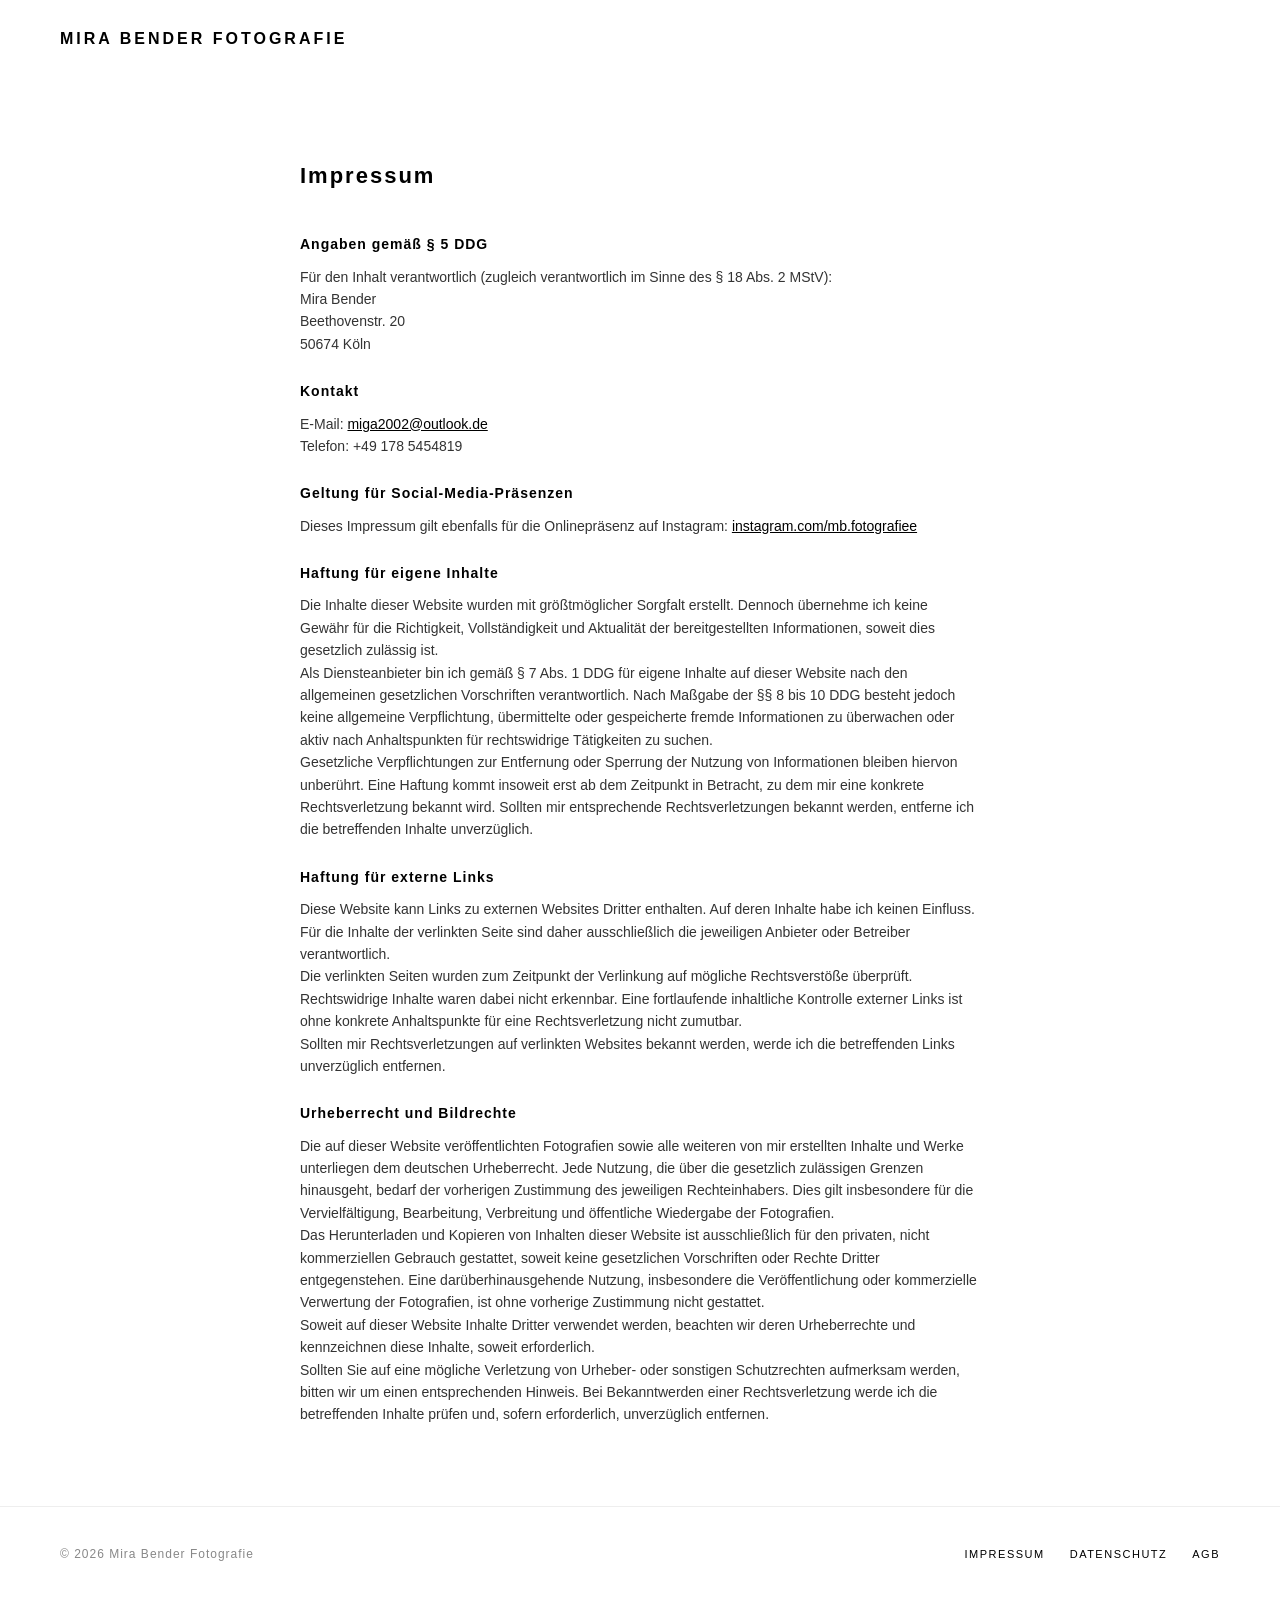
<file: impressum.html>
<!DOCTYPE html>
<html lang="de">
<head>
  <meta charset="UTF-8">
  <meta name="viewport" content="width=device-width, initial-scale=1.0">
  <link rel="icon" type="image/svg+xml" href="favicon.svg">
  <link rel="icon" type="image/png" sizes="32x32" href="favicon-32.png">
  <link rel="apple-touch-icon" href="apple-touch-icon.png">
  <title>Impressum – Mira Bender Fotografie</title>
  <link rel="stylesheet" href="css/styles.css?v=7">
  <style>
    .legal-content { padding: 80px 60px; max-width: 800px; margin: 0 auto; line-height: 1.6; }
    h1 { letter-spacing: 2px; margin-bottom: 40px; font-size: 22px; }
    h2 { font-size: 14px; margin: 25px 0 10px; letter-spacing: 1px; }
    p { font-size: 14px; color: #333; }
    .legal-content a { color: #000; }
  </style>
</head>
<body>

  <header class="site-header">
    <div class="logo"><a href="index.html">Mira Bender Fotografie</a></div>
  </header>

  <main class="legal-content">
    <h1>Impressum</h1>

    <section>
      <h2>Angaben gemäß § 5 DDG</h2>
      <p>Für den Inhalt verantwortlich (zugleich verantwortlich im Sinne des § 18 Abs. 2 MStV):<br>
      Mira Bender<br>
      Beethovenstr. 20<br>
      50674 Köln</p>
    </section>

    <section>
      <h2>Kontakt</h2>
      <p>E-Mail: <a href="mailto:miga2002@outlook.de">miga2002@outlook.de</a><br>
      Telefon: +49 178 5454819</p>
    </section>

    <section>
      <h2>Geltung für Social-Media-Präsenzen</h2>
      <p>Dieses Impressum gilt ebenfalls für die Onlinepräsenz auf Instagram: <a href="https://www.instagram.com/mb.fotografiee">instagram.com/mb.fotografiee</a></p>
    </section>

    <section>
      <h2>Haftung für eigene Inhalte</h2>
      <p>Die Inhalte dieser Website wurden mit größtmöglicher Sorgfalt erstellt. Dennoch übernehme ich keine Gewähr für die Richtigkeit, Vollständigkeit und Aktualität der bereitgestellten Informationen, soweit dies gesetzlich zulässig ist.</p>
      <p>Als Diensteanbieter bin ich gemäß § 7 Abs. 1 DDG für eigene Inhalte auf dieser Website nach den allgemeinen gesetzlichen Vorschriften verantwortlich. Nach Maßgabe der §§ 8 bis 10 DDG besteht jedoch keine allgemeine Verpflichtung, übermittelte oder gespeicherte fremde Informationen zu überwachen oder aktiv nach Anhaltspunkten für rechtswidrige Tätigkeiten zu suchen.</p>
      <p>Gesetzliche Verpflichtungen zur Entfernung oder Sperrung der Nutzung von Informationen bleiben hiervon unberührt. Eine Haftung kommt insoweit erst ab dem Zeitpunkt in Betracht, zu dem mir eine konkrete Rechtsverletzung bekannt wird. Sollten mir entsprechende Rechtsverletzungen bekannt werden, entferne ich die betreffenden Inhalte unverzüglich.</p>
    </section>

    <section>
      <h2>Haftung für externe Links</h2>
      <p>Diese Website kann Links zu externen Websites Dritter enthalten. Auf deren Inhalte habe ich keinen Einfluss. Für die Inhalte der verlinkten Seite sind daher ausschließlich die jeweiligen Anbieter oder Betreiber verantwortlich.</p>
      <p>Die verlinkten Seiten wurden zum Zeitpunkt der Verlinkung auf mögliche Rechtsverstöße überprüft. Rechtswidrige Inhalte waren dabei nicht erkennbar. Eine fortlaufende inhaltliche Kontrolle externer Links ist ohne konkrete Anhaltspunkte für eine Rechtsverletzung nicht zumutbar.</p>
      <p>Sollten mir Rechtsverletzungen auf verlinkten Websites bekannt werden, werde ich die betreffenden Links unverzüglich entfernen.</p>
    </section>

    <section>
      <h2>Urheberrecht und Bildrechte</h2>
      <p>Die auf dieser Website veröffentlichten Fotografien sowie alle weiteren von mir erstellten Inhalte und Werke unterliegen dem deutschen Urheberrecht. Jede Nutzung, die über die gesetzlich zulässigen Grenzen hinausgeht, bedarf der vorherigen Zustimmung des jeweiligen Rechteinhabers. Dies gilt insbesondere für die Vervielfältigung, Bearbeitung, Verbreitung und öffentliche Wiedergabe der Fotografien.</p>
      <p>Das Herunterladen und Kopieren von Inhalten dieser Website ist ausschließlich für den privaten, nicht kommerziellen Gebrauch gestattet, soweit keine gesetzlichen Vorschriften oder Rechte Dritter entgegenstehen. Eine darüberhinausgehende Nutzung, insbesondere die Veröffentlichung oder kommerzielle Verwertung der Fotografien, ist ohne vorherige Zustimmung nicht gestattet.</p>
      <p>Soweit auf dieser Website Inhalte Dritter verwendet werden, beachten wir deren Urheberrechte und kennzeichnen diese Inhalte, soweit erforderlich.</p>
      <p>Sollten Sie auf eine mögliche Verletzung von Urheber- oder sonstigen Schutzrechten aufmerksam werden, bitten wir um einen entsprechenden Hinweis. Bei Bekanntwerden einer Rechtsverletzung werde ich die betreffenden Inhalte prüfen und, sofern erforderlich, unverzüglich entfernen.</p>
    </section>
  </main>

  <footer class="site-footer">
    <div class="footer-content">
      <p>&copy; 2026 Mira Bender Fotografie</p>
      <nav class="footer-nav">
        <a href="impressum.html">Impressum</a>
        <a href="datenschutz.html">Datenschutz</a>
        <a href="agb.html">AGB</a>
      </nav>
    </div>
  </footer>

</body>
</html>
</file>
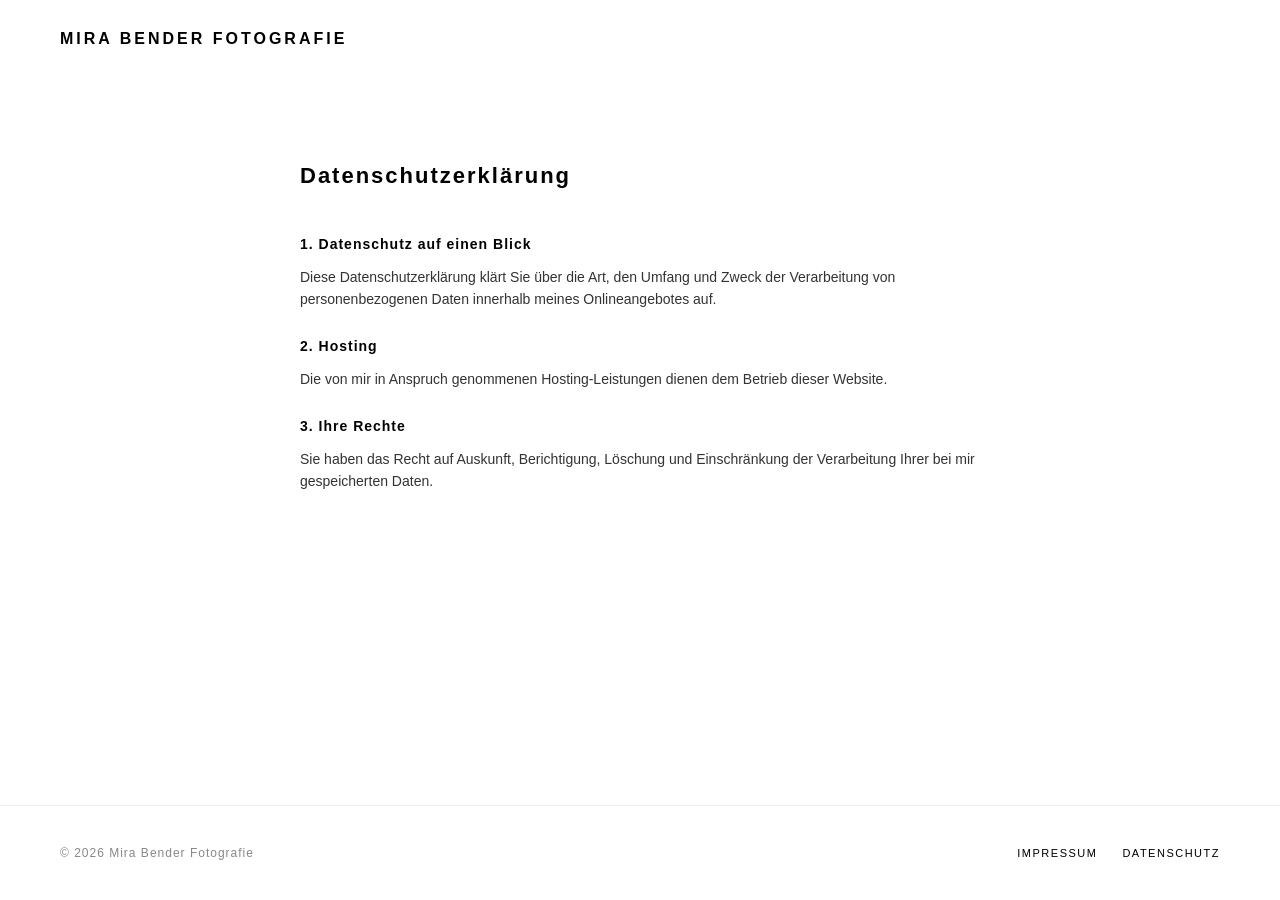
<file: portfolio/datenschutz.html>
<!DOCTYPE html>
<html lang="de">
<head>
  <meta charset="UTF-8">
  <meta name="viewport" content="width=device-width, initial-scale=1.0">
  <title>Datenschutz – Mira Bender Fotografie</title>
  <link rel="stylesheet" href="css/styles.css">
  <style>
    .legal-content { padding: 80px 60px; max-width: 800px; margin: 0 auto; line-height: 1.6; }
    h1 { letter-spacing: 2px; margin-bottom: 40px; font-size: 22px; }
    h2 { font-size: 14px; margin: 25px 0 10px; letter-spacing: 1px; }
    p { font-size: 14px; color: #333; }
  </style>
</head>
<body>

  <header class="site-header">
    <div class="logo"><a href="index.html">Mira Bender Fotografie</a></div>
  </header>

  <main class="legal-content">
    <h1>Datenschutzerklärung</h1>
    <h2>1. Datenschutz auf einen Blick</h2>
    <p>Diese Datenschutzerklärung klärt Sie über die Art, den Umfang und Zweck der Verarbeitung von personenbezogenen Daten innerhalb meines Onlineangebotes auf.</p>
    
    <h2>2. Hosting</h2>
    <p>Die von mir in Anspruch genommenen Hosting-Leistungen dienen dem Betrieb dieser Website.</p>

    <h2>3. Ihre Rechte</h2>
    <p>Sie haben das Recht auf Auskunft, Berichtigung, Löschung und Einschränkung der Verarbeitung Ihrer bei mir gespeicherten Daten.</p>
  </main>

  <footer class="site-footer">
    <div class="footer-content">
      <p>&copy; 2026 Mira Bender Fotografie</p>
      <nav class="footer-nav">
        <a href="impressum.html">Impressum</a>
        <a href="datenschutz.html">Datenschutz</a>
      </nav>
    </div>
  </footer>

</body>
</html>
</file>
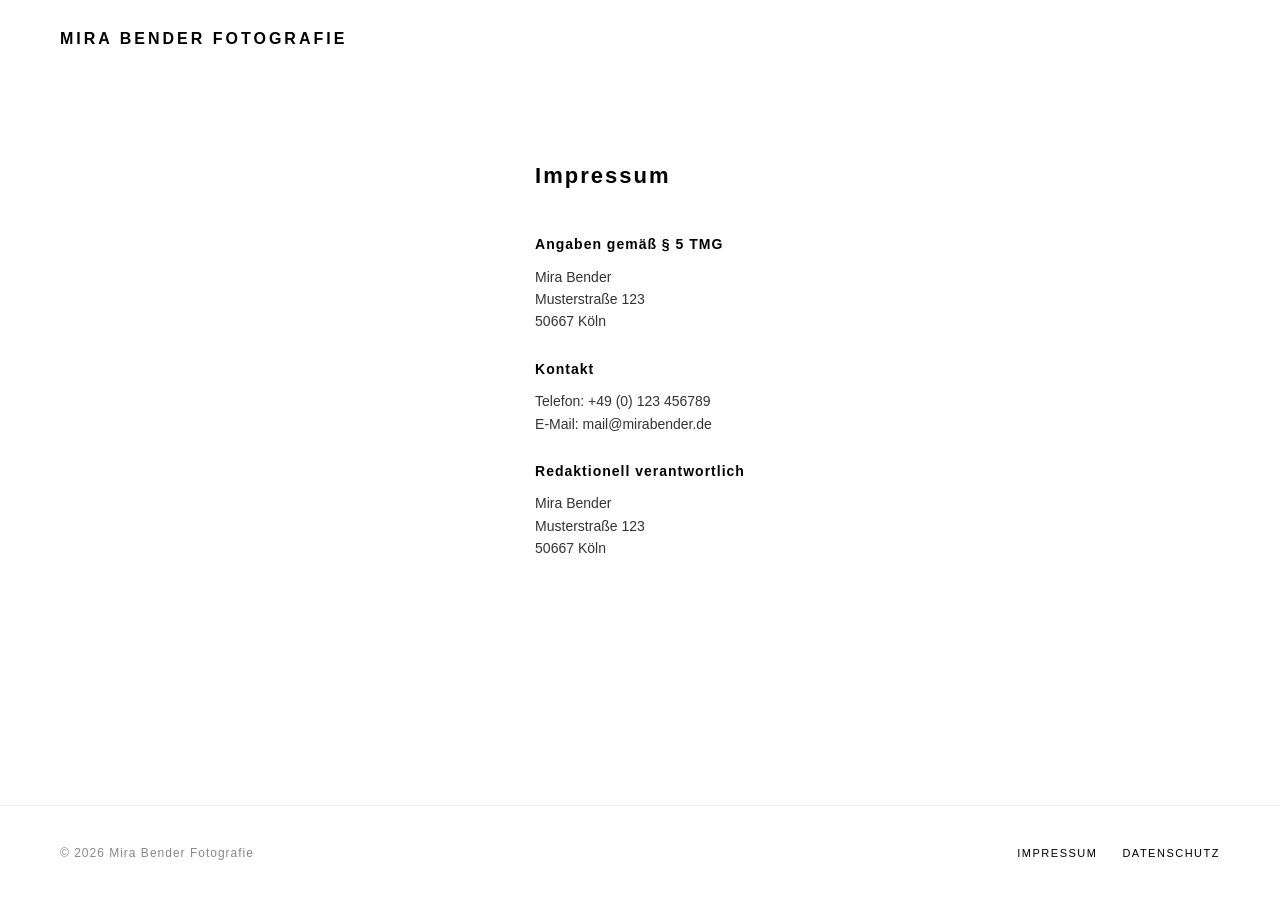
<file: portfolio/impressum.html>
<!DOCTYPE html>
<html lang="de">
<head>
  <meta charset="UTF-8">
  <meta name="viewport" content="width=device-width, initial-scale=1.0">
  <title>Impressum – Mira Bender Fotografie</title>
  <link rel="stylesheet" href="css/styles.css">
  <style>
    .legal-content { padding: 80px 60px; max-width: 800px; margin: 0 auto; line-height: 1.6; }
    h1 { letter-spacing: 2px; margin-bottom: 40px; font-size: 22px; }
    h2 { font-size: 14px; margin: 25px 0 10px; letter-spacing: 1px; }
    p { font-size: 14px; color: #333; }
  </style>
</head>
<body>

  <header class="site-header">
    <div class="logo"><a href="index.html">Mira Bender Fotografie</a></div>
  </header>

  <main class="legal-content">
    <h1>Impressum</h1>
    <section>
      <h2>Angaben gemäß § 5 TMG</h2>
      <p>Mira Bender<br>
      Musterstraße 123<br>
      50667 Köln</p>
    </section>

    <section>
      <h2>Kontakt</h2>
      <p>Telefon: +49 (0) 123 456789<br>
      E-Mail: mail@mirabender.de</p>
    </section>

    <section>
      <h2>Redaktionell verantwortlich</h2>
      <p>Mira Bender<br>
      Musterstraße 123<br>
      50667 Köln</p>
    </section>
  </main>

  <footer class="site-footer">
    <div class="footer-content">
      <p>&copy; 2026 Mira Bender Fotografie</p>
      <nav class="footer-nav">
        <a href="impressum.html">Impressum</a>
        <a href="datenschutz.html">Datenschutz</a>
      </nav>
    </div>
  </footer>

</body>
</html>
</file>
<file: css/styles.css>
/* --- BASIS & RESET --- */
* {
  margin: 0;
  padding: 0;
  box-sizing: border-box;
}

/* Sticky Footer Vorbereitung. Wichtig: html/body brauchen eine FESTE
   Höhe (nicht min-height), damit "flex: 1" auf <main> (s.u.) die
   Restfläche nach Header/Footer korrekt berechnen kann - mit einer
   variablen Höhe würde das auf breiten Bildschirmen zu riesigen,
   falsch berechneten Flächen führen. Das mobile Bilder-Raster wird
   stattdessen gezielt aus diesem Mechanismus herausgenommen (siehe
   .gallery-page in der Mobile-Media-Query weiter unten), damit es dort
   trotzdem mitwachsen kann, statt den Footer zu verdecken. */
html, body {
  height: 100%;
}

body {
  font-family: 'Helvetica Neue', Helvetica, Arial, sans-serif;
  background-color: white;
  color: black;
  -webkit-font-smoothing: antialiased;
  display: flex;
  flex-direction: column;
}

/* Main dehnt sich aus, um Footer unten zu halten */
main {
  flex: 1;
}

/* --- HEADER --- */
.site-header {
  display: flex;
  justify-content: space-between;
  align-items: center;
  padding: 30px 60px;
  background: white;
  position: sticky;
  top: 0;
  z-index: 1000;
}

.logo a {
  font-size: 16px;
  font-weight: bold;
  letter-spacing: 3px;
  text-decoration: none;
  color: black;
  text-transform: uppercase;
}

.main-nav ul {
  list-style: none;
  display: flex;
  align-items: center;
  gap: 30px;
}

.main-nav a {
  text-decoration: none;
  color: black;
  font-size: 13px;
  letter-spacing: 1.5px;
  text-transform: uppercase;
  transition: opacity 0.3s ease;
}

/* LÖSUNG: Fixer Abstand vor About auf allen Seiten */
.nav-item-spacer {
  margin-left: 40px !important;
}

/* --- STARTSEITE: BILDER-GRID --- */
.home-main {
  padding: 20px 60px 20px 60px;
}

.category-grid {
  display: grid;
  grid-template-columns: repeat(5, 1fr);
  gap: 15px;
  height: 75vh;
  min-height: 450px;
}

.category-card {
  position: relative;
  overflow: hidden;
  display: block;
  text-decoration: none;
}

.category-image {
  width: 100%;
  height: 100%;
}

.category-image img {
  width: 100%;
  height: 100%;
  object-fit: cover;
  transition: transform 0.8s ease;
}

.category-overlay {
  position: absolute;
  top: 0;
  left: 0;
  width: 100%;
  height: 100%;
  background: rgba(0, 0, 0, 0);
  display: flex;
  align-items: center;
  justify-content: center;
  transition: background 0.4s ease;
}

.category-overlay span {
  color: white;
  font-size: 14px;
  letter-spacing: 2px;
  text-transform: uppercase;
  font-weight: bold;
  opacity: 0;
  transform: translateY(10px);
  transition: all 0.4s ease;
}

/* Desktop Hover-Effekte */
@media (min-width: 1025px) {
  .category-card:hover .category-image img { transform: scale(1.05); }
  .category-card:hover .category-overlay { background: rgba(0, 0, 0, 0.3); }
  .category-card:hover .category-overlay span { opacity: 1; transform: translateY(0); }
}

/* --- FOOTER --- */
.site-footer {
  padding: 40px 60px;
  background-color: white;
  border-top: 1px solid #eee;
}

.footer-content {
  display: flex;
  justify-content: space-between;
  align-items: center;
}

.footer-content p {
  font-size: 12px;
  color: #888;
  letter-spacing: 1px;
}

.footer-nav {
  display: flex;
  gap: 25px;
}

.footer-nav a {
  text-decoration: none;
  color: black;
  font-size: 11px;
  text-transform: uppercase;
  letter-spacing: 1.5px;
}

/* --- BILD FADE-IN BEIM LADEN --- */
.fade-img {
  opacity: 0;
  transition: opacity 0.6s ease;
}

.fade-img.is-loaded {
  opacity: 1;
}

@media (prefers-reduced-motion: reduce) {
  .fade-img { transition: none; }
}

/* --- HAMBURGER-BUTTON (nur auf Mobile sichtbar) --- */
.nav-toggle {
  display: none;
  flex-direction: column;
  justify-content: center;
  align-items: flex-end;
  gap: 5px;
  width: 34px;
  height: 34px;
  background: none;
  border: none;
  padding: 0;
  cursor: pointer;
  z-index: 1600;
}

.nav-toggle span {
  display: block;
  width: 100%;
  height: 2px;
  background: black;
  transition: transform 0.3s ease, opacity 0.3s ease, width 0.3s ease;
}

.nav-toggle.is-open span:nth-child(1) { width: 100%; transform: translateY(7px) rotate(45deg); }
.nav-toggle.is-open span:nth-child(2) { opacity: 0; }
.nav-toggle.is-open span:nth-child(3) { width: 100%; transform: translateY(-7px) rotate(-45deg); }

/* --- RESPONSIVE --- */
@media (max-width: 1024px) and (min-width: 641px) {
  .site-header { flex-direction: column; padding: 20px; gap: 20px; }
  .main-nav ul { gap: 15px; flex-wrap: wrap; justify-content: center; }
  .nav-item-spacer { margin-left: 0 !important; }
}

@media (max-width: 1024px) {
  .category-grid { grid-template-columns: 1fr; height: auto; }
  .category-card { height: 300px; }

  /* Mobile: Text & Overlay sofort sichtbar */
  .category-overlay { background: rgba(0, 0, 0, 0.25); }
  .category-overlay span { opacity: 1; transform: translateY(0); }

  .footer-content { flex-direction: column; gap: 20px; text-align: center; }
}

/* --- MOBILE NAV: Hamburger öffnet Vollbild-Menü ---
   Gilt auch im Querformat (breiter als 640px, aber wenig Höhe) - sonst
   würde die mehrzeilige Tablet-Navigation den Großteil des knappen
   Platzes auf dem gedrehten Handy fressen. */
@media (max-width: 640px), (max-height: 500px) and (orientation: landscape) {
  .site-header {
    flex-direction: row;
    justify-content: space-between;
    align-items: center;
    padding: 18px 20px;
  }

  .logo a { font-size: 13px; letter-spacing: 2px; }

  .nav-toggle { display: flex; }

  .main-nav {
    position: fixed;
    inset: 0;
    background: white;
    display: flex;
    align-items: center;
    justify-content: center;
    opacity: 0;
    visibility: hidden;
    transition: opacity 0.3s ease;
    z-index: 1500;
  }

  .main-nav.is-open {
    opacity: 1;
    visibility: visible;
  }

  .main-nav ul {
    flex-direction: column;
    align-items: center;
    gap: 30px;
  }

  .main-nav a {
    font-size: 18px;
    letter-spacing: 2px;
  }

  .nav-item-spacer {
    margin-left: 0 !important;
    margin-top: 14px;
    padding-top: 14px;
    border-top: 1px solid #eee;
  }
}

/* Querformat mit wenig Höhe: Menüpunkte als umbrechende Reihe statt
   langer senkrechter Liste, damit das Vollbild-Menü nicht höher als der
   Bildschirm wird. */
@media (max-height: 500px) and (orientation: landscape) {
  .main-nav {
    overflow-y: auto;
    padding: 20px 0;
  }

  .main-nav ul {
    flex-direction: row;
    flex-wrap: wrap;
    justify-content: center;
    gap: 16px 28px;
  }

  .main-nav a {
    font-size: 15px;
  }

  .nav-item-spacer {
    margin-top: 0;
    padding-top: 0;
    border-top: none;
  }
}




/* --- OPTIMIERTE DIANA LIM STYLE GALLERY (Größere Bilder) --- */
.gallery-page {
  padding: 0;
  /* Nutzt die volle Höhe, abzüglich eines kleinen Puffers für Titel/Header */
  height: 100vh;
  height: 100dvh; /* korrekte Höhe auf Mobile trotz Adressleiste */
  display: flex;
  flex-direction: column;
  overflow: hidden;
}

.gallery-title {
  /* Padding oben/unten reduziert, um Platz zu sparen */
  padding: 20px 60px 0px; 
}

.gallery-title h1 {
  font-size: 15px; 
  font-weight: 300;
  letter-spacing: 4px;
  text-transform: uppercase;
  color: #000;
  /* Kleinerer Abstand nach unten zum Bild */
  margin-bottom: 10px; 
}

.photo-grid-horizontal {
  display: flex;
  flex-direction: row;
  align-items: center;
  overflow-x: auto;
  overflow-y: hidden;
  flex: 1;
  /* Padding unten reduziert, damit Bilder tiefer gehen */
  padding: 0 60px 20px 60px;
  gap: 10px;
  cursor: grab;

  scrollbar-width: none;
  -ms-overflow-style: none;
}

.photo-grid-horizontal::-webkit-scrollbar {
  display: none;
}

.photo-item-horizontal {
  flex: 0 0 auto;
  /* Erhöht auf 92%, damit die Bilder fast den ganzen Platz einnehmen */
  height: 92%;
}

.photo-item-horizontal img {
  height: 100%;
  width: auto;
  display: block;
  object-fit: contain;
  -webkit-user-drag: none;
  cursor: zoom-in;
}

/* Anpassung für kleinere Bildschirme */
@media (max-width: 1024px) {
  .photo-grid-horizontal {
    height: 85%;
    padding: 0 20px 20px;
  }
}

/* Tablet: sanftes Einrasten pro Bild statt freiem Scrollen */
@media (max-width: 768px) and (min-width: 641px) {
  .photo-grid-horizontal {
    scroll-snap-type: x proximity;
  }

  .photo-item-horizontal {
    scroll-snap-align: center;
  }
}

/* Handy: Raster statt horizontalem Scrollen - man sieht alle Bilder einer
   Rubrik auf einen Blick und tippt eins an, um es groß zu sehen.
   Masonry (CSS-Spalten) statt festem Seitenverhältnis, damit schmale
   (Hochformat) und breite (Querformat) Bilder beide unbeschnitten in
   ihrem echten Seitenverhältnis dargestellt werden - unabhängig davon,
   welche Bilder später eingefügt werden. Gilt auch im Querformat mit
   wenig Höhe - sonst würde die alte, auf Bildschirmhöhe gequetschte
   Scroll-Reihe greifen. */
@media (max-width: 640px), (max-height: 500px) and (orientation: landscape) {
  .gallery-page {
    /* Aus dem flex:1-Mechanismus von <main> herausnehmen (siehe Kommentar
       oben bei html/body) - sonst würde die Höhe auf Basis des (bei
       Prozent-Flex-Basis nötigen) umgebenden Kontexts falsch berechnet.
       Stattdessen einfach normal mit dem Inhalt mitwachsen. */
    flex: none;
    height: auto;
    min-height: 100dvh;
    display: block;
    overflow: visible;
  }

  .gallery-title {
    padding: 20px 20px 0;
  }

  .photo-grid-horizontal {
    display: block;
    column-count: 2;
    column-gap: 10px;
    height: auto;
    overflow: visible;
    padding: 16px 16px 50px;
    cursor: default;
  }

  .photo-item-horizontal {
    height: auto;
    width: 100%;
    /* Platzhalter-Mindesthöhe, solange das Bild noch nicht geladen ist -
       sonst hat das Element Höhe 0 und loading="lazy" erkennt es nie als
       sichtbar, wodurch das Bild gar nicht erst nachgeladen wird. */
    min-height: 60px;
    break-inside: avoid;
    margin-bottom: 10px;
  }

  .photo-item-horizontal img {
    width: 100%;
    height: auto;
    display: block;
    object-fit: initial;
  }
}

/* --- LIGHTBOX (groß angezeigtes Bild, Klick/Tap zum Öffnen) --- */
.lightbox {
  position: fixed;
  inset: 0;
  background: rgba(0, 0, 0, 0.95);
  display: flex;
  align-items: center;
  justify-content: center;
  z-index: 2000;
  opacity: 0;
  visibility: hidden;
  transition: opacity 0.3s ease;
  padding: 20px;
}

.lightbox.is-active {
  opacity: 1;
  visibility: visible;
}

.lightbox-img {
  max-width: 90vw;
  max-height: 88vh;
  object-fit: contain;
  box-shadow: 0 20px 60px rgba(0, 0, 0, 0.5);
  opacity: 0;
  transition: opacity 0.25s ease;
}

.lightbox-img.is-loaded {
  opacity: 1;
}

.lightbox-close,
.lightbox-prev,
.lightbox-next {
  position: absolute;
  background: none;
  border: none;
  color: #fff;
  cursor: pointer;
  line-height: 1;
  padding: 12px;
  opacity: 0.8;
  transition: opacity 0.2s ease;
}

.lightbox-close:hover,
.lightbox-prev:hover,
.lightbox-next:hover {
  opacity: 1;
}

.lightbox-close {
  top: 10px;
  right: 15px;
  font-size: 30px;
}

.lightbox-prev,
.lightbox-next {
  top: 50%;
  transform: translateY(-50%);
  font-size: 34px;
}

.lightbox-prev { left: 5px; }
.lightbox-next { right: 5px; }

@media (max-width: 768px) {
  .lightbox-close { top: 6px; right: 6px; font-size: 26px; }
  .lightbox-prev, .lightbox-next { font-size: 26px; padding: 16px 10px; }
}
</file>
<file: css/about.css>
/* --- ABOUT PAGE CONTENT --- */
.about-section-main {
  padding: 80px 60px 100px 60px; /* Mehr Platz nach oben für Luftigkeit */
  max-width: 1400px;
  margin: 0 auto;
}

.about-grid {
  display: grid;
  /* Das Bild erhält eine feste, kleinere Breite (400px), der Text füllt den Rest */
  grid-template-columns: 400px 1fr; 
  gap: 120px; /* Großer Abstand zwischen Bild und Text wirkt sehr modern */
  align-items: start;
}

/* Bild-Styling - Kleiner & Zentriert in der Spalte */
.about-image {
  max-width: 350px; /* Hier wird das Foto final begrenzt */
  width: 100%;
}

.about-image img {
  width: 100%;
  height: auto;
  display: block;
  filter: grayscale(10%); /* Sanfter Look */
}

/* Text-Inhalt */
.about-content h1 {
  /* Angepasst an den dezenten Galerie-Stil */
  font-size: 15px;
  font-weight: 700;
  letter-spacing: 4px;
  text-transform: uppercase;
  margin-bottom: 45px;
  color: #000;
}

.about-intro {
  font-size: 16px;
  line-height: 1.8;
  color: #333;
  margin-bottom: 60px;
  max-width: 550px; /* Optimale Lesebreite */
}

.about-intro p {
  margin-bottom: 18px;
}

.about-intro p:last-child {
  margin-bottom: 0;
}

/* Die Info-Blöcke (Kontakt, Ausbildung etc.) */
.info-block {
  margin-bottom: 40px;
}

.info-block h2 {
  font-size: 11px;
  font-weight: 600;
  color: #999;
  letter-spacing: 2px;
  margin-bottom: 12px;
  text-transform: uppercase;
}

.info-block p {
  font-size: 14px;
  line-height: 1.7;
  color: #000;
}

.info-block a {
  color: black;
  text-decoration: none;
  border-bottom: 1px solid #ccc;
  transition: border-color 0.3s;
}

.info-block a:hover {
  border-bottom-color: black;
}

.instagram-link {
  display: inline-flex;
  align-items: center;
  gap: 6px;
}

/* --- Responsive Anpassungen --- */

@media (max-width: 1150px) {
  .about-grid {
    grid-template-columns: 350px 1fr;
    gap: 70px;
  }
}

@media (max-width: 950px) {
  .about-grid {
    grid-template-columns: 1fr; /* Stapeln auf kleineren Bildschirmen */
    gap: 60px;
  }
  
  .about-image {
    max-width: 350px; /* Auf dem Handy darf es wieder etwas mehr Präsenz haben */
    margin: 0 auto 20px;
  }

  .about-section-main {
    padding: 40px 25px;
  }

  .about-intro {
    max-width: 100%;
  }
}
</file>
<file: portfolio/css/styles.css>
/* --- BASIS & RESET --- */
* {
  margin: 0;
  padding: 0;
  box-sizing: border-box;
}

/* Sticky Footer Vorbereitung */
html, body {
  height: 100%;
}

body {
  font-family: 'Helvetica Neue', Helvetica, Arial, sans-serif;
  background-color: white;
  color: black;
  -webkit-font-smoothing: antialiased;
  display: flex;
  flex-direction: column;
}

/* Main dehnt sich aus, um Footer unten zu halten */
main {
  flex: 1;
}

/* --- HEADER --- */
.site-header {
  display: flex;
  justify-content: space-between;
  align-items: center;
  padding: 30px 60px;
  background: white;
  position: sticky;
  top: 0;
  z-index: 1000;
}

.logo a {
  font-size: 16px;
  font-weight: bold;
  letter-spacing: 3px;
  text-decoration: none;
  color: black;
  text-transform: uppercase;
}

.main-nav ul {
  list-style: none;
  display: flex;
  align-items: center;
  gap: 30px;
}

.main-nav a {
  text-decoration: none;
  color: black;
  font-size: 13px;
  letter-spacing: 1.5px;
  text-transform: uppercase;
  transition: opacity 0.3s ease;
}

/* LÖSUNG: Fixer Abstand vor About auf allen Seiten */
.nav-item-spacer {
  margin-left: 40px !important;
}

/* --- STARTSEITE: BILDER-GRID --- */
.home-main {
  padding: 20px 60px 20px 60px;
}

.category-grid {
  display: grid;
  grid-template-columns: repeat(5, 1fr);
  gap: 15px;
  height: 75vh;
  min-height: 450px;
}

.category-card {
  position: relative;
  overflow: hidden;
  display: block;
  text-decoration: none;
}

.category-image {
  width: 100%;
  height: 100%;
}

.category-image img {
  width: 100%;
  height: 100%;
  object-fit: cover;
  transition: transform 0.8s ease;
}

.category-overlay {
  position: absolute;
  top: 0;
  left: 0;
  width: 100%;
  height: 100%;
  background: rgba(0, 0, 0, 0);
  display: flex;
  align-items: center;
  justify-content: center;
  transition: background 0.4s ease;
}

.category-overlay span {
  color: white;
  font-size: 14px;
  letter-spacing: 2px;
  text-transform: uppercase;
  font-weight: bold;
  opacity: 0;
  transform: translateY(10px);
  transition: all 0.4s ease;
}

/* Desktop Hover-Effekte */
@media (min-width: 1025px) {
  .category-card:hover .category-image img { transform: scale(1.05); }
  .category-card:hover .category-overlay { background: rgba(0, 0, 0, 0.3); }
  .category-card:hover .category-overlay span { opacity: 1; transform: translateY(0); }
}

/* --- FOOTER --- */
.site-footer {
  padding: 40px 60px;
  background-color: white;
  border-top: 1px solid #eee;
}

.footer-content {
  display: flex;
  justify-content: space-between;
  align-items: center;
}

.footer-content p {
  font-size: 12px;
  color: #888;
  letter-spacing: 1px;
}

.footer-nav {
  display: flex;
  gap: 25px;
}

.footer-nav a {
  text-decoration: none;
  color: black;
  font-size: 11px;
  text-transform: uppercase;
  letter-spacing: 1.5px;
}

/* --- RESPONSIVE --- */
@media (max-width: 1024px) {
  .site-header { flex-direction: column; padding: 20px; gap: 20px; }
  .main-nav ul { gap: 15px; flex-wrap: wrap; justify-content: center; }
  .nav-item-spacer { margin-left: 0 !important; }

  .category-grid { grid-template-columns: 1fr; height: auto; }
  .category-card { height: 300px; }

  /* Mobile: Text & Overlay sofort sichtbar */
  .category-overlay { background: rgba(0, 0, 0, 0.25); }
  .category-overlay span { opacity: 1; transform: translateY(0); }

  .footer-content { flex-direction: column; gap: 20px; text-align: center; }
}




/* --- OPTIMIERTE DIANA LIM STYLE GALLERY (Größere Bilder) --- */
.gallery-page {
  padding: 0;
  /* Nutzt die volle Höhe, abzüglich eines kleinen Puffers für Titel/Header */
  height: 100vh; 
  display: flex;
  flex-direction: column;
  overflow: hidden; 
}

.gallery-title {
  /* Padding oben/unten reduziert, um Platz zu sparen */
  padding: 20px 60px 0px; 
}

.gallery-title h1 {
  font-size: 15px; 
  font-weight: 300;
  letter-spacing: 4px;
  text-transform: uppercase;
  color: #000;
  /* Kleinerer Abstand nach unten zum Bild */
  margin-bottom: 10px; 
}

.photo-grid-horizontal {
  display: flex;
  flex-direction: row;
  align-items: center;
  overflow-x: auto;
  overflow-y: hidden;
  flex: 1;
  /* Padding unten reduziert, damit Bilder tiefer gehen */
  padding: 0 60px 20px 60px; 
  gap: 10px;
  
  scrollbar-width: none;
  -ms-overflow-style: none;
}

.photo-grid-horizontal::-webkit-scrollbar {
  display: none;
}

.photo-item-horizontal {
  flex: 0 0 auto;
  /* Erhöht auf 92%, damit die Bilder fast den ganzen Platz einnehmen */
  height: 92%; 
}

.photo-item-horizontal img {
  height: 100%;
  width: auto;
  display: block;
  object-fit: contain;
  -webkit-user-drag: none;
}

/* Anpassung für kleinere Bildschirme */
@media (max-width: 1024px) {
  .photo-grid-horizontal {
    height: 85%;
    padding: 0 20px 20px;
  }
}
</file>
